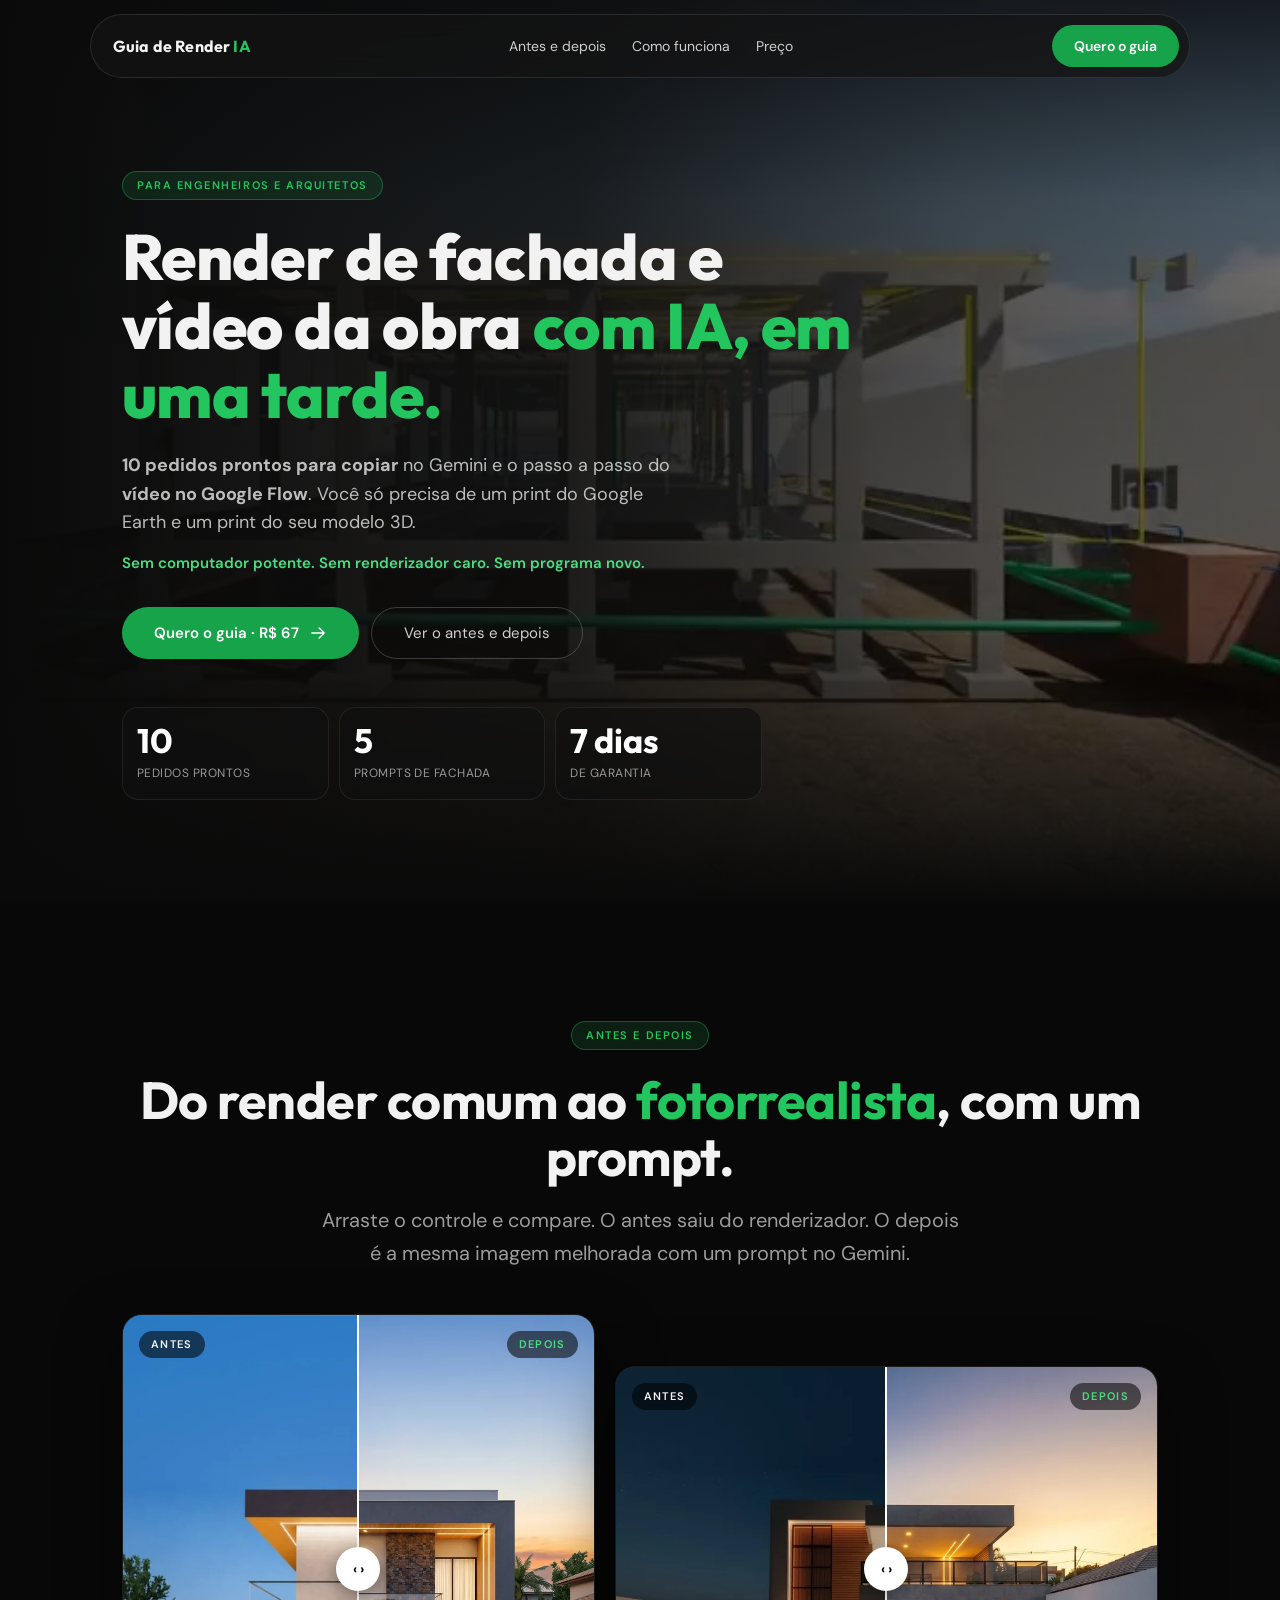
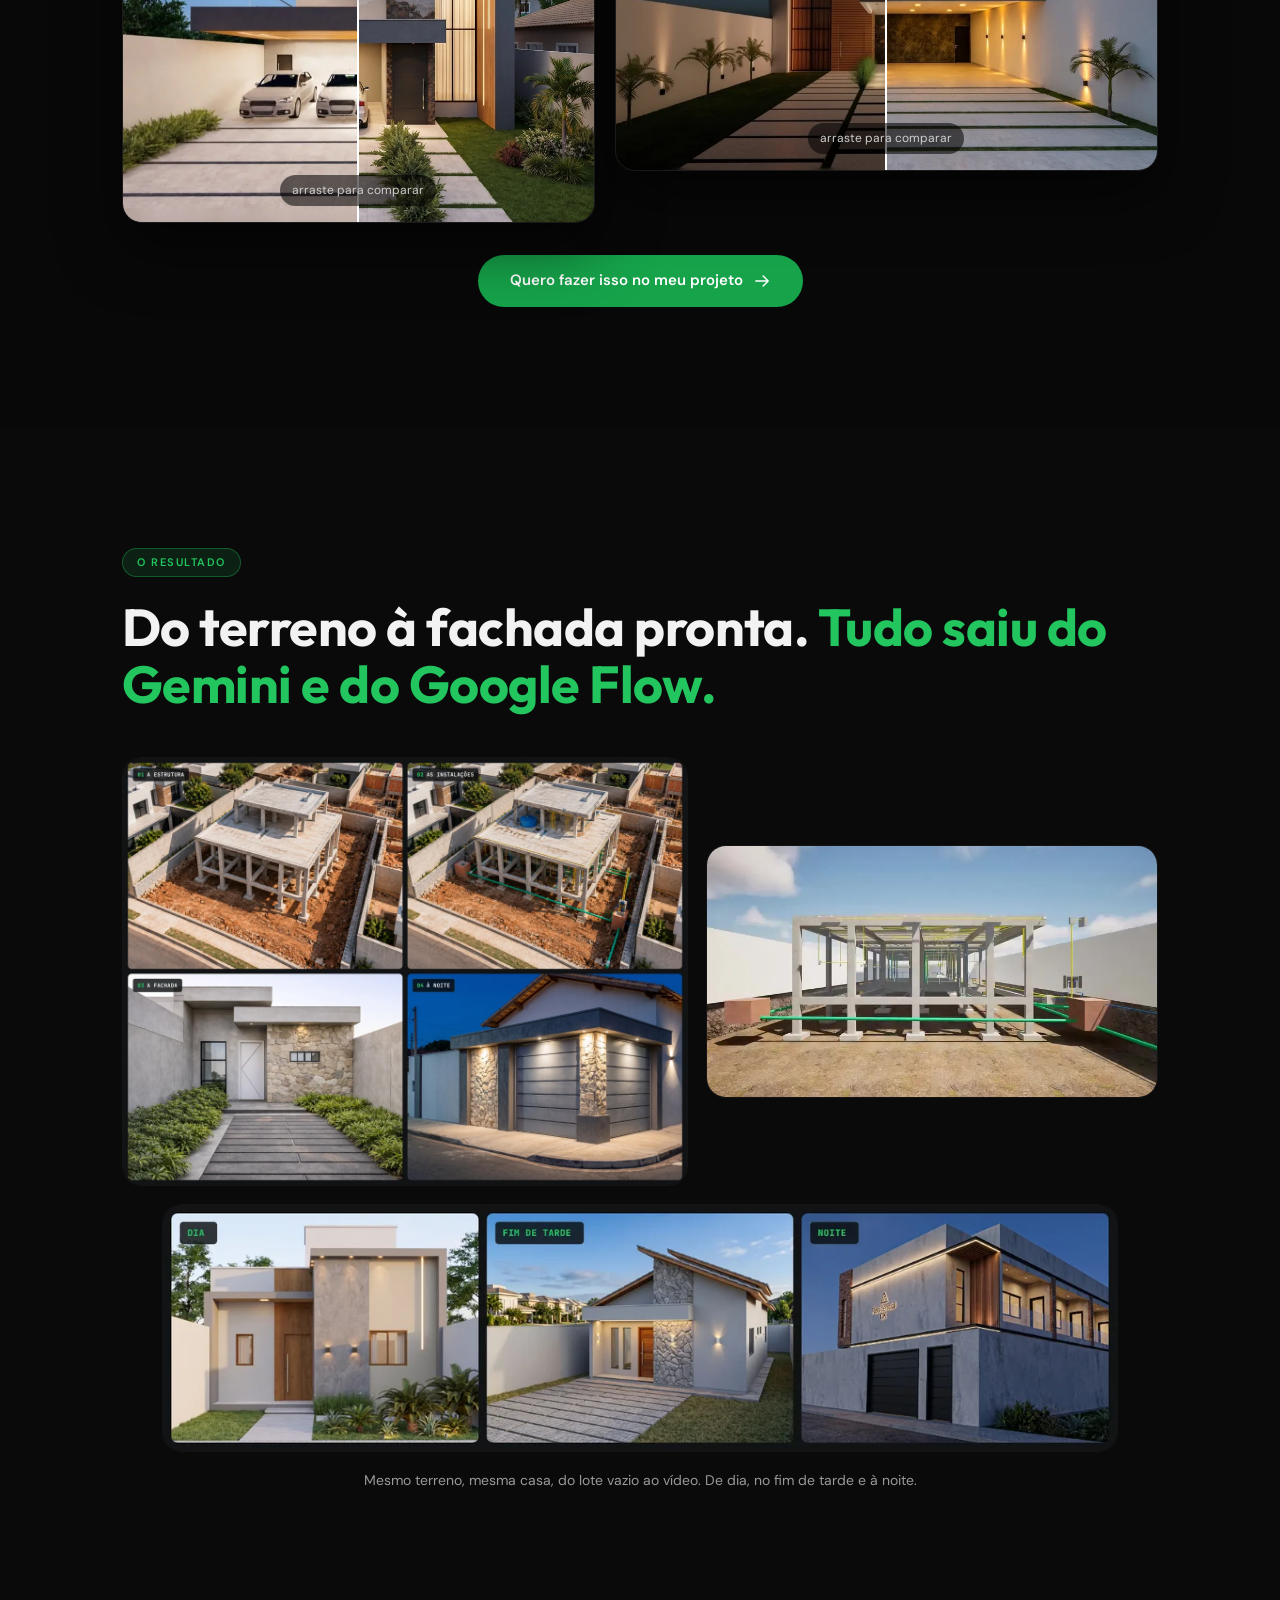
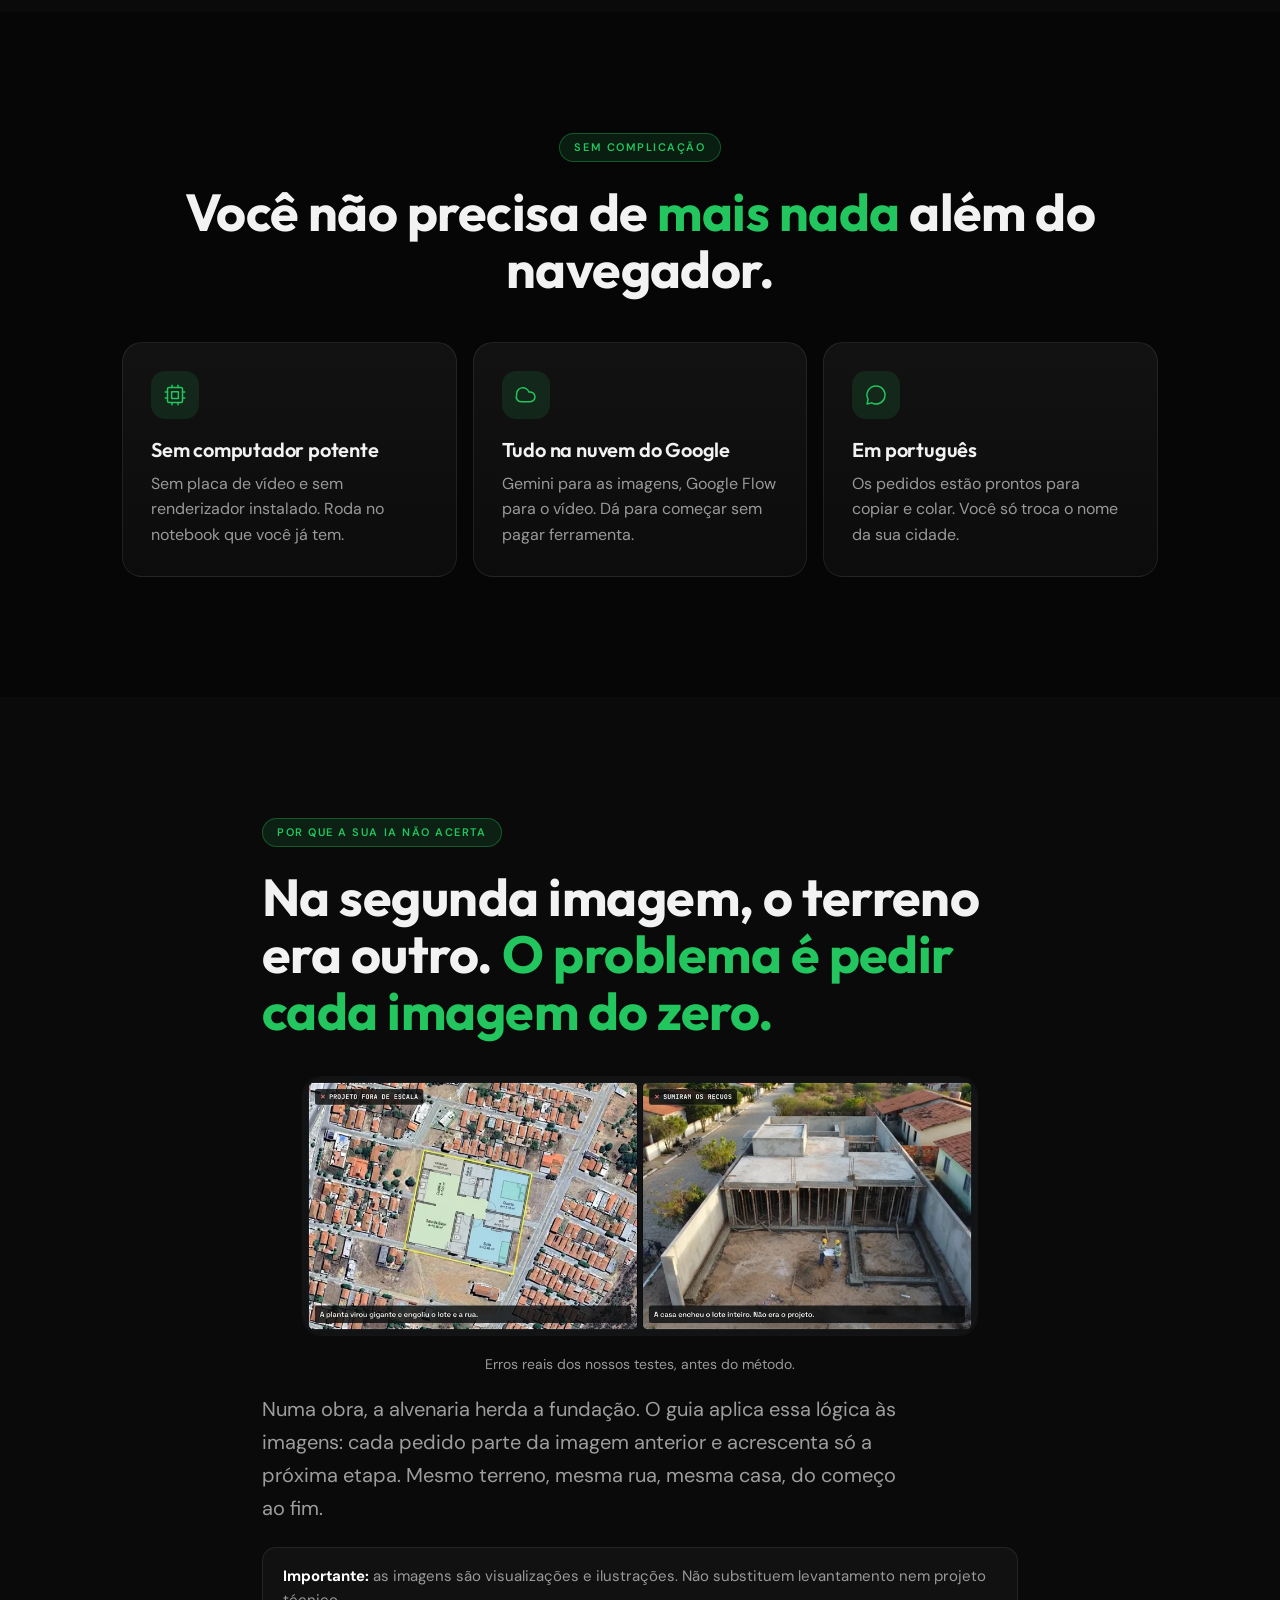
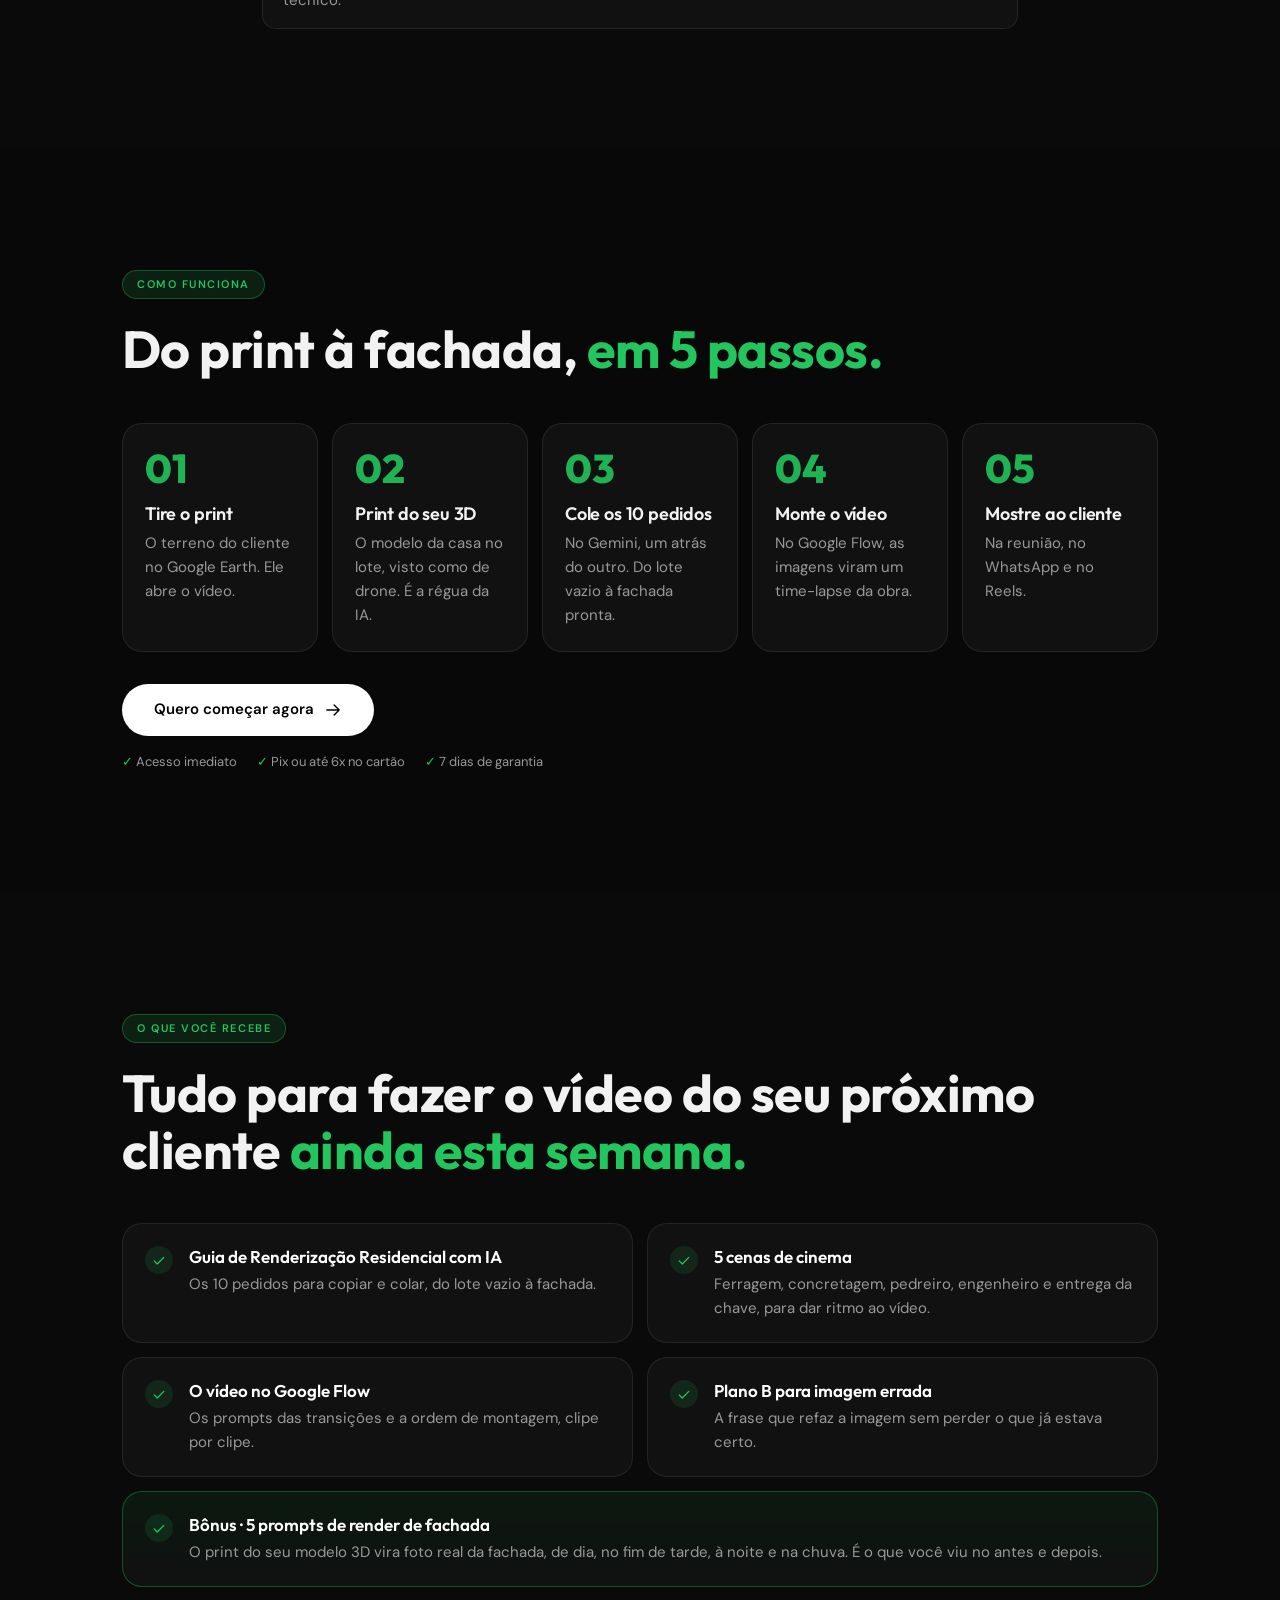
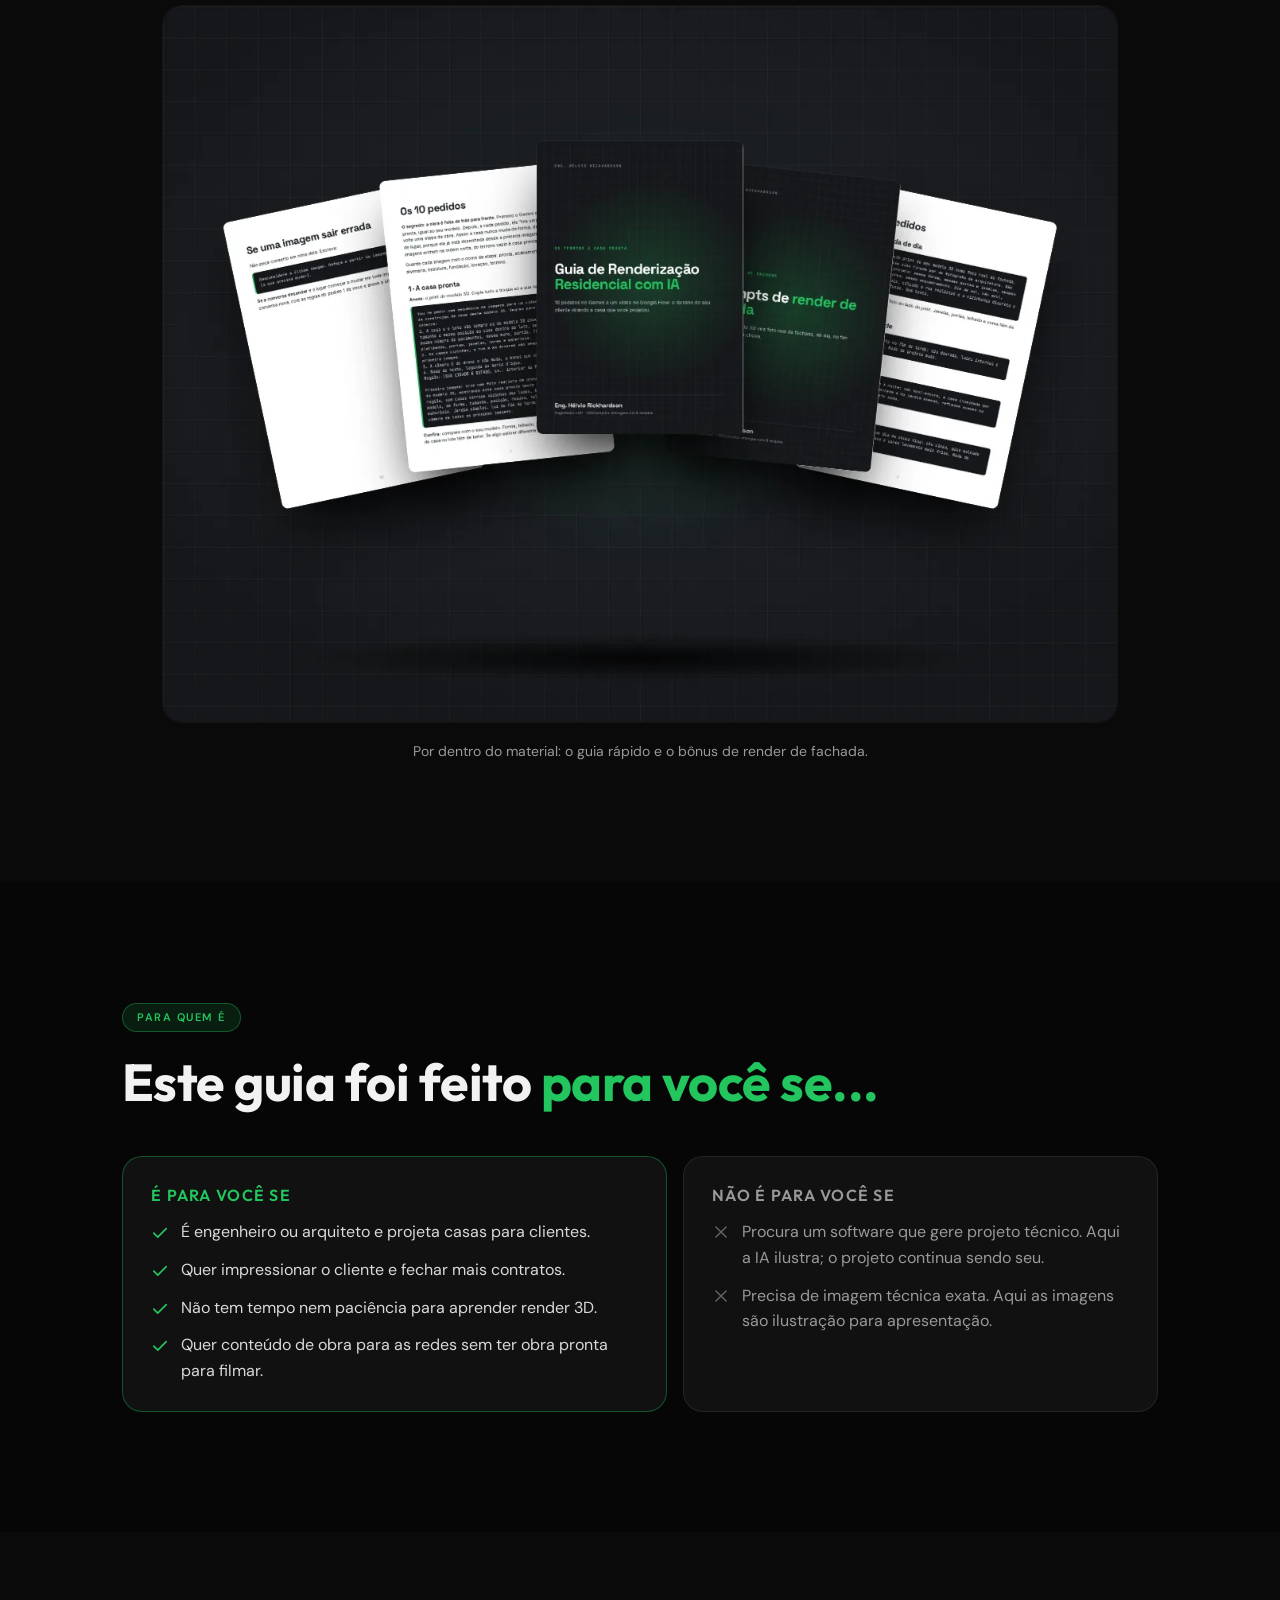
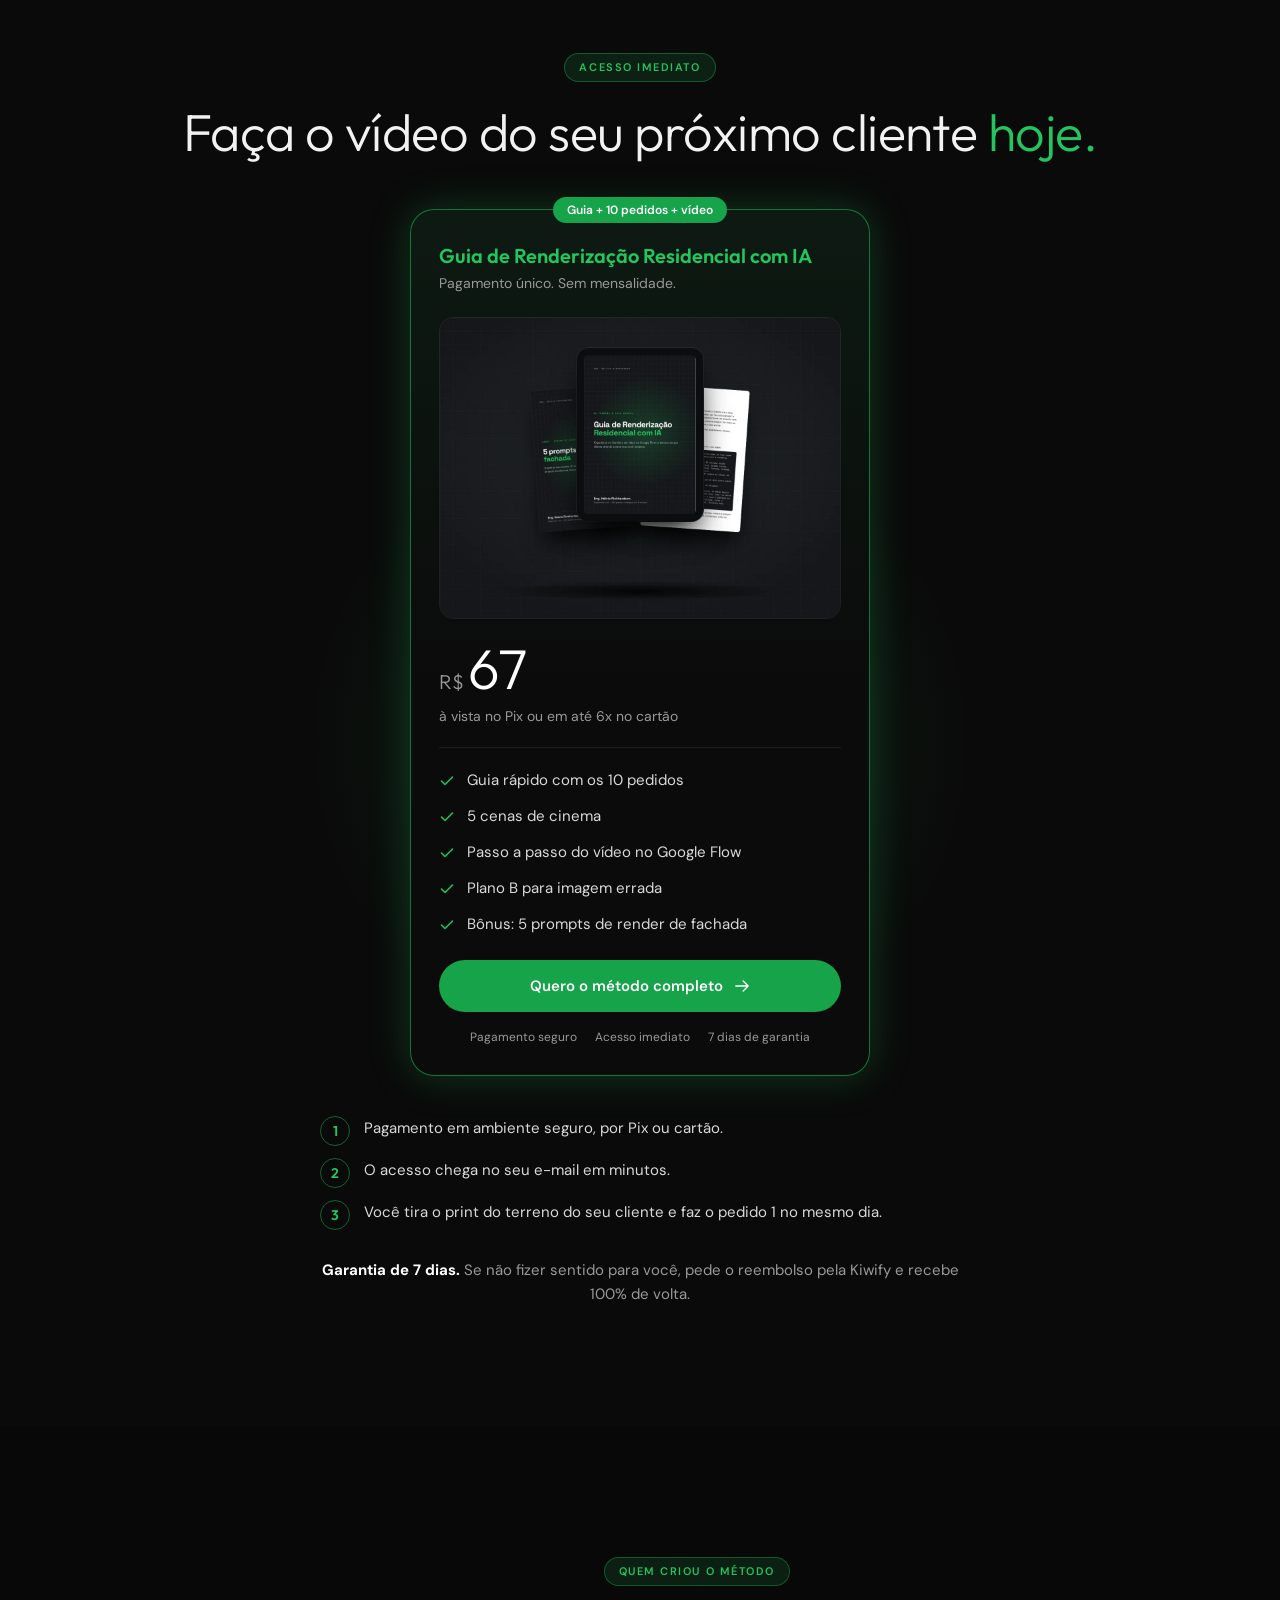
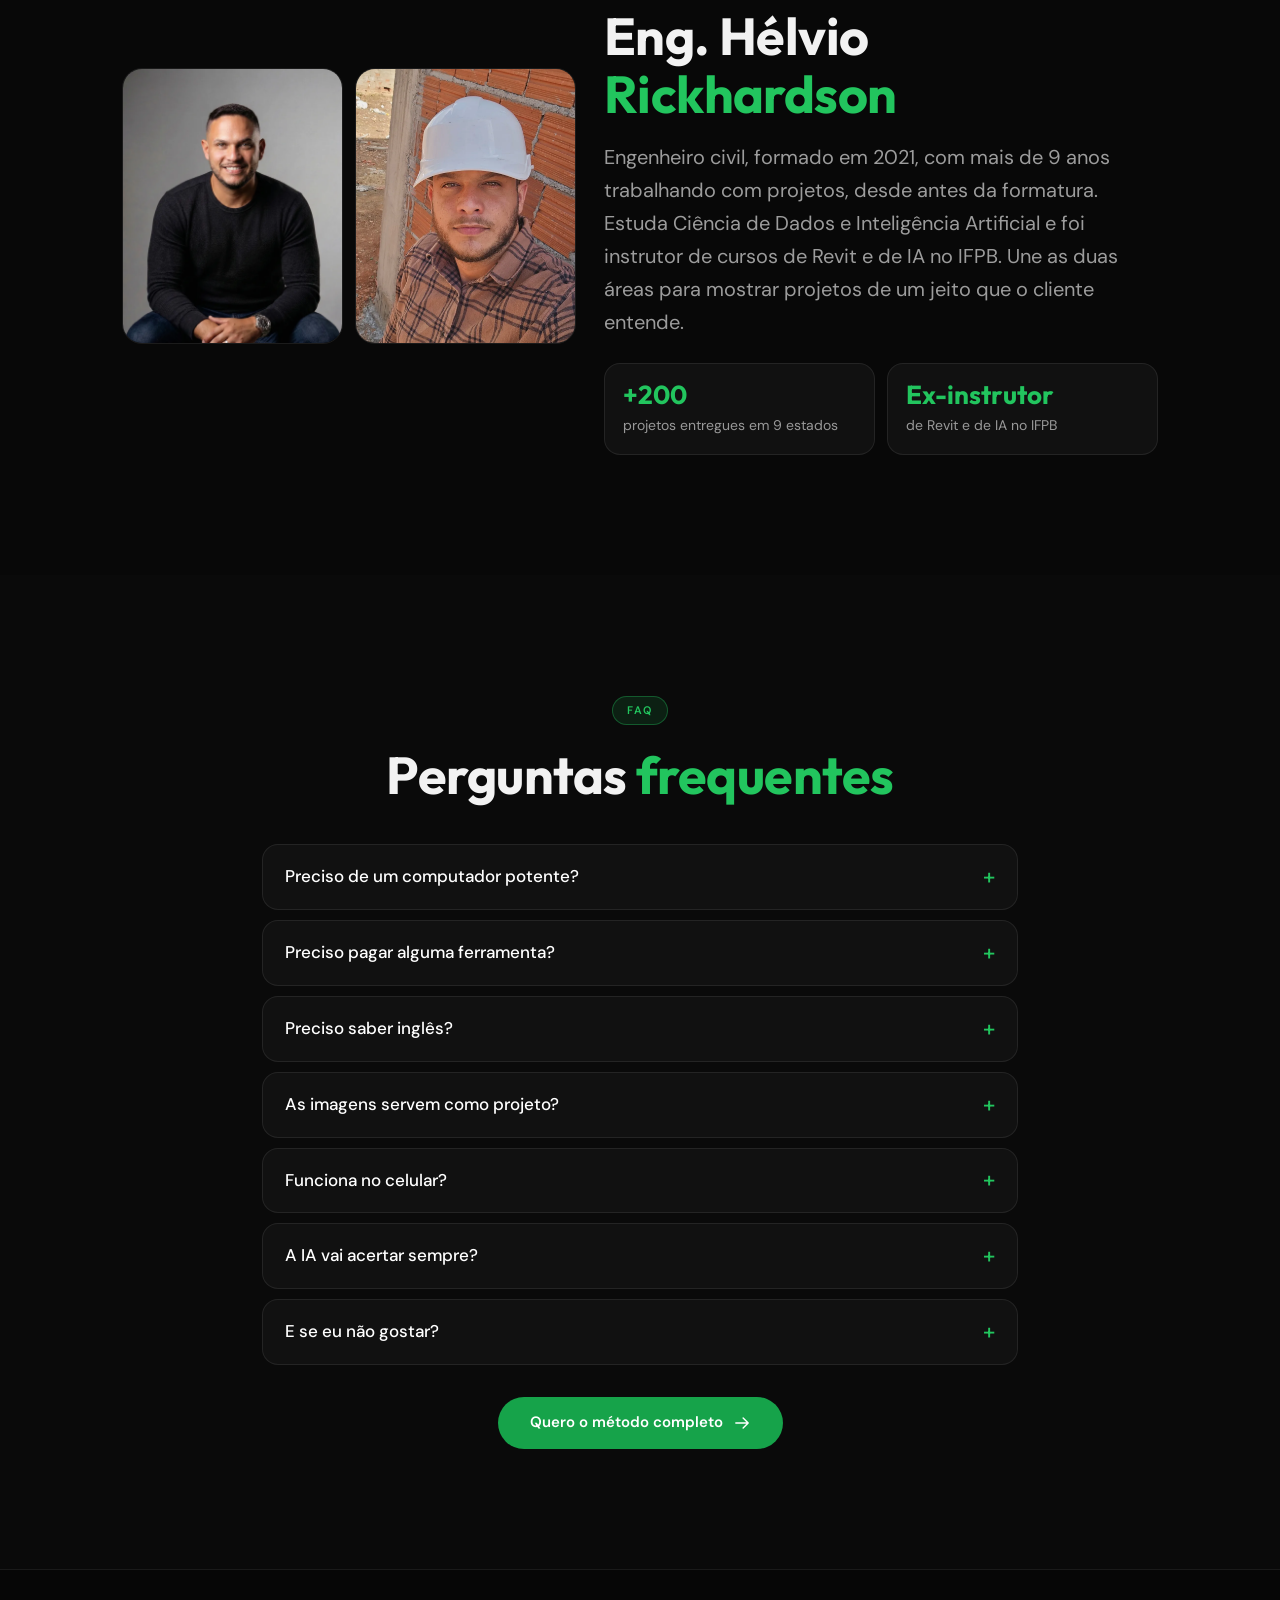
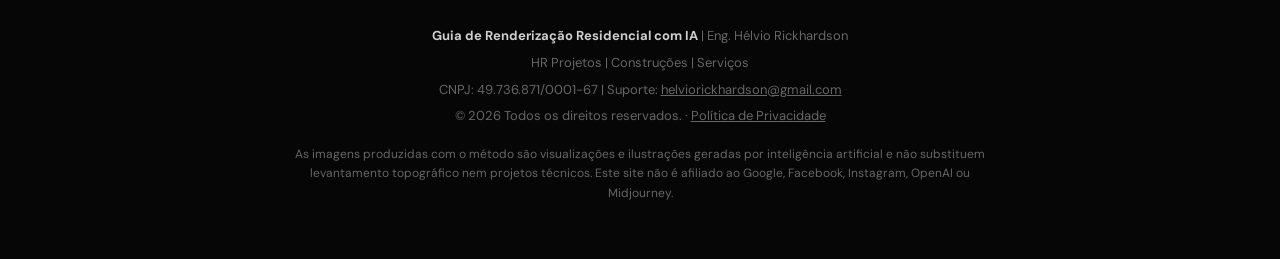
<file: 04-site/index.html>
<!DOCTYPE html>
<html lang="pt-BR">
<head>
  <meta charset="UTF-8">
  <meta name="viewport" content="width=device-width, initial-scale=1">
  <title>Guia de Renderização Residencial com IA | Eng. Hélvio Rickhardson</title>
  <meta name="description" content="10 pedidos prontos para o Gemini e um vídeo no Google Flow: o terreno do seu cliente virando a casa que você projetou. Para engenheiros e arquitetos.">
  <meta property="og:title" content="Guia de Renderização Residencial com IA: do terreno à casa pronta">
  <meta property="og:description" content="Render de fachada e vídeo da obra com IA, em uma tarde. Sem computador potente e sem renderizador caro.">
  <meta property="og:type" content="website">
  <meta property="og:image" content="assets/img/ba-depois.webp">
  <meta name="theme-color" content="#0A0A0A">
  <link rel="preconnect" href="https://fonts.googleapis.com">
  <link rel="preconnect" href="https://fonts.gstatic.com" crossorigin>
  <link href="https://fonts.googleapis.com/css2?family=Outfit:wght@300;400;600;700;800&family=DM+Sans:wght@400;500;600&display=swap" rel="stylesheet">
  <link rel="stylesheet" href="assets/rm.css">
<!-- Meta Pixel -->
<script>
!function(f,b,e,v,n,t,s){if(f.fbq)return;n=f.fbq=function(){n.callMethod?
n.callMethod.apply(n,arguments):n.queue.push(arguments)};if(!f._fbq)f._fbq=n;
n.push=n;n.loaded=!0;n.version='2.0';n.queue=[];t=b.createElement(e);t.async=!0;
t.src=v;s=b.getElementsByTagName(e)[0];s.parentNode.insertBefore(t,s)}(window,
document,'script','https://connect.facebook.net/en_US/fbevents.js');
fbq('init','1654862689766544');
fbq('track','PageView');
fbq('track','ViewContent',{content_name:'Do Terreno a Casa Pronta',value:67,currency:'BRL'});
</script>
<noscript><img height="1" width="1" style="display:none" src="https://www.facebook.com/tr?id=1654862689766544&ev=PageView&noscript=1"/></noscript>
<!-- Fim Meta Pixel (a compra, Purchase, e disparada pela Kiwify) -->
</head>
<body>

<svg width="0" height="0" style="position:absolute" aria-hidden="true">
  <symbol id="i-check" viewBox="0 0 256 256"><path d="M40 144l56 56L216 80" fill="none" stroke="currentColor" stroke-width="24" stroke-linecap="round" stroke-linejoin="round"/></symbol>
  <symbol id="i-x" viewBox="0 0 256 256"><path d="M200 56 56 200M56 56l144 144" fill="none" stroke="currentColor" stroke-width="20" stroke-linecap="round"/></symbol>
  <symbol id="i-arrow" viewBox="0 0 256 256"><path d="M40 128h176M144 56l72 72-72 72" fill="none" stroke="currentColor" stroke-width="20" stroke-linecap="round" stroke-linejoin="round"/></symbol>
  <symbol id="i-cpu" viewBox="0 0 256 256"><g fill="none" stroke="currentColor" stroke-width="16" stroke-linecap="round" stroke-linejoin="round"><rect x="48" y="48" width="160" height="160" rx="16"/><rect x="92" y="92" width="72" height="72"/><path d="M160 24v24M96 24v24M160 208v24M96 208v24M24 96h24M24 160h24M208 96h24M208 160h24"/></g></symbol>
  <symbol id="i-cloud" viewBox="0 0 256 256"><path d="M80 200h92a52 52 0 1 0-12-102.6A68 68 0 0 0 28 128a52 52 0 0 0 52 72Z" fill="none" stroke="currentColor" stroke-width="16" stroke-linejoin="round"/></symbol>
  <symbol id="i-chat" viewBox="0 0 256 256"><path d="M128 32a96 96 0 0 0-84 142.5L32 224l49.5-12A96 96 0 1 0 128 32Z" fill="none" stroke="currentColor" stroke-width="16" stroke-linejoin="round"/></symbol>
  <symbol id="i-lock" viewBox="0 0 256 256"><g fill="none" stroke="currentColor" stroke-width="16" stroke-linecap="round" stroke-linejoin="round"><rect x="40" y="88" width="176" height="128" rx="8"/><path d="M88 88V56a40 40 0 0 1 80 0v32"/></g></symbol>
</svg>

<header class="nav">
  <a class="nav__logo" href="#topo">Guia de Render <b>IA</b></a>
  <nav class="nav__links"><a href="#antes-depois">Antes e depois</a><a href="#como-funciona">Como funciona</a><a href="#oferta">Preço</a></nav>
  <a class="btn btn--p" data-checkout href="#checkout">Quero o guia</a>
</header>

<main id="topo">

  <!-- DOBRA 01 · HERO -->
  <section class="hero" aria-labelledby="titulo-principal">
    <div class="hero__bg" aria-hidden="true">
      <video src="assets/img/clipe-flow.mp4" poster="assets/img/clipe-flow.webp" autoplay muted loop playsinline preload="metadata"></video>
    </div>
    <div class="container">
      <span class="tag">Para engenheiros e arquitetos</span>
      <h1 id="titulo-principal">Render de fachada e vídeo da obra <span class="hl">com IA, em uma tarde.</span></h1>
      <p class="hero__sub"><strong>10 pedidos prontos para copiar</strong> no Gemini e o passo a passo do <strong>vídeo no Google Flow</strong>. Você só precisa de um print do Google Earth e um print do seu modelo 3D.</p>
      <p class="hero__sem">Sem computador potente. Sem renderizador caro. Sem programa novo.</p>
      <div class="btns">
        <a class="btn btn--p" data-checkout href="#checkout">Quero o guia · R$ 67 <svg><use href="#i-arrow"/></svg></a>
        <a class="btn btn--o" href="#antes-depois">Ver o antes e depois</a>
      </div>
      <div class="contadores">
        <div class="contador"><b>10</b><span>pedidos prontos</span></div>
        <div class="contador"><b>5</b><span>prompts de fachada</span></div>
        <div class="contador"><b>7 dias</b><span>de garantia</span></div>
      </div>
    </div>
  </section>

  <!-- DOBRA 02 · ANTES E DEPOIS -->
  <section class="dobra dobra--b" id="antes-depois" aria-labelledby="titulo-ba">
    <div class="container centro">
      <span class="tag">Antes e depois</span>
      <h2 class="reveal" id="titulo-ba">Do render comum ao <span class="hl">fotorrealista</span>, com um prompt.</h2>
      <p class="lead reveal">Arraste o controle e compare. O antes saiu do renderizador. O depois é a mesma imagem melhorada com um prompt no Gemini.</p>
      <div class="bas reveal">
        <div class="ba" style="--pos:50%;aspect-ratio:880/947" role="slider" aria-label="Comparar antes e depois" aria-valuemin="0" aria-valuemax="100" aria-valuenow="50" tabindex="0">
          <img src="assets/img/ba-depois.webp" alt="Depois: a mesma fachada fotorrealista no fim de tarde" loading="lazy">
          <img class="ba__antes" src="assets/img/ba-antes.webp" alt="Antes: fachada como saiu do renderizador, com céu chapado e aparência de 3D" loading="lazy">
          <span class="ba__rot ba__rot--a">Antes</span><span class="ba__rot ba__rot--d">Depois</span>
          <span class="ba__linha"></span><span class="ba__alca">‹ ›</span>
          <span class="ba__dica">arraste para comparar</span>
        </div>
        <div class="ba" style="--pos:50%;aspect-ratio:880/657" role="slider" aria-label="Comparar antes e depois" aria-valuemin="0" aria-valuemax="100" aria-valuenow="50" tabindex="0">
          <img src="assets/img/ba2-depois.webp" alt="Depois: a mesma fachada fotorrealista no pôr do sol, com rua e vizinhança" loading="lazy">
          <img class="ba__antes" src="assets/img/ba2-antes.webp" alt="Antes: fachada noturna como saiu do renderizador" loading="lazy">
          <span class="ba__rot ba__rot--a">Antes</span><span class="ba__rot ba__rot--d">Depois</span>
          <span class="ba__linha"></span><span class="ba__alca">‹ ›</span>
          <span class="ba__dica">arraste para comparar</span>
        </div>
      </div>
      <div class="btns"><a class="btn btn--p" data-checkout href="#checkout">Quero fazer isso no meu projeto <svg><use href="#i-arrow"/></svg></a></div>
    </div>
  </section>

  <!-- DOBRA 03 · RESULTADO -->
  <section class="dobra" aria-labelledby="titulo-resultado">
    <div class="container">
      <span class="tag">O resultado</span>
      <h2 class="reveal" id="titulo-resultado">Do terreno à fachada pronta. <span class="hl">Tudo saiu do Gemini e do Google Flow.</span></h2>
      <div class="duo">
        <figure class="midia reveal"><img src="assets/img/sequencia-4.webp" alt="Quatro imagens geradas com IA: a estrutura da casa vista de drone, a mesma cena com as instalações, a fachada pronta e a fachada à noite" width="1200" height="908" loading="lazy"></figure>
        <figure class="midia reveal"><video src="assets/img/clipe-flow.mp4" poster="assets/img/clipe-flow.webp" autoplay muted loop playsinline preload="metadata" aria-label="Clipe do Google Flow: a câmera sobe por cima da estrutura da casa"></video></figure>
      </div>
      <figure class="midia reveal" style="margin-top:18px"><img src="assets/img/fachadas-3.webp" alt="Três fachadas geradas com IA: de dia, no fim de tarde e à noite" width="1200" height="310" loading="lazy"></figure>
      <p class="legenda">Mesmo terreno, mesma casa, do lote vazio ao vídeo. De dia, no fim de tarde e à noite.</p>
    </div>
  </section>

  <!-- DOBRA 04 · RECURSOS -->
  <section class="dobra dobra--c" aria-labelledby="titulo-recursos">
    <div class="container centro">
      <span class="tag">Sem complicação</span>
      <h2 class="reveal" id="titulo-recursos">Você não precisa de <span class="hl">mais nada</span> além do navegador.</h2>
      <div class="cards" style="text-align:left">
        <article class="card reveal"><div class="card__ic"><svg><use href="#i-cpu"/></svg></div><h3>Sem computador potente</h3><p>Sem placa de vídeo e sem renderizador instalado. Roda no notebook que você já tem.</p></article>
        <article class="card reveal"><div class="card__ic"><svg><use href="#i-cloud"/></svg></div><h3>Tudo na nuvem do Google</h3><p>Gemini para as imagens, Google Flow para o vídeo. Dá para começar sem pagar ferramenta.</p></article>
        <article class="card reveal"><div class="card__ic"><svg><use href="#i-chat"/></svg></div><h3>Em português</h3><p>Os pedidos estão prontos para copiar e colar. Você só troca o nome da sua cidade.</p></article>
      </div>
    </div>
  </section>

  <!-- DOBRA 05 · PROBLEMA -->
  <section class="dobra" aria-labelledby="titulo-pedra">
    <div class="container estreito">
      <span class="tag">Por que a sua IA não acerta</span>
      <h2 class="reveal" id="titulo-pedra">Na segunda imagem, o terreno era outro. <span class="hl">O problema é pedir cada imagem do zero.</span></h2>
      <figure class="midia reveal" style="margin-top:36px"><img src="assets/img/sem-metodo.webp" alt="Dois erros reais de IA: a planta ficou gigante e engoliu o lote e a rua, e a casa encheu o lote inteiro sem os recuos do projeto" width="1200" height="459" loading="lazy"></figure>
      <p class="legenda">Erros reais dos nossos testes, antes do método.</p>
      <p class="lead">Numa obra, a alvenaria herda a fundação. O guia aplica essa lógica às imagens: cada pedido parte da imagem anterior e acrescenta só a próxima etapa. Mesmo terreno, mesma rua, mesma casa, do começo ao fim.</p>
      <p class="aviso"><b>Importante:</b> as imagens são visualizações e ilustrações. Não substituem levantamento nem projeto técnico.</p>
    </div>
  </section>

  <!-- DOBRA 06 · COMO FUNCIONA -->
  <section class="dobra dobra--b" id="como-funciona" aria-labelledby="titulo-passos">
    <div class="container">
      <span class="tag">Como funciona</span>
      <h2 class="reveal" id="titulo-passos">Do print à fachada, <span class="hl">em 5 passos.</span></h2>
      <ol class="passos">
        <li class="passo reveal"><div class="passo__n">01</div><h3>Tire o print</h3><p>O terreno do cliente no Google Earth. Ele abre o vídeo.</p></li>
        <li class="passo reveal"><div class="passo__n">02</div><h3>Print do seu 3D</h3><p>O modelo da casa no lote, visto como de drone. É a régua da IA.</p></li>
        <li class="passo reveal"><div class="passo__n">03</div><h3>Cole os 10 pedidos</h3><p>No Gemini, um atrás do outro. Do lote vazio à fachada pronta.</p></li>
        <li class="passo reveal"><div class="passo__n">04</div><h3>Monte o vídeo</h3><p>No Google Flow, as imagens viram um time-lapse da obra.</p></li>
        <li class="passo reveal"><div class="passo__n">05</div><h3>Mostre ao cliente</h3><p>Na reunião, no WhatsApp e no Reels.</p></li>
      </ol>
      <div class="btns"><a class="btn btn--w" data-checkout href="#checkout">Quero começar agora <svg><use href="#i-arrow"/></svg></a></div>
      <div class="confianca"><span>Acesso imediato</span><span>Pix ou até 6x no cartão</span><span>7 dias de garantia</span></div>
    </div>
  </section>

  <!-- DOBRA 07 · ENTREGÁVEIS -->
  <section class="dobra" aria-labelledby="titulo-entrega">
    <div class="container">
      <span class="tag">O que você recebe</span>
      <h2 class="reveal" id="titulo-entrega">Tudo para fazer o vídeo do seu próximo cliente <span class="hl">ainda esta semana.</span></h2>
      <ul class="entregas">
        <li class="reveal"><span class="ok"><svg><use href="#i-check"/></svg></span><span><strong>Guia de Renderização Residencial com IA</strong><span>Os 10 pedidos para copiar e colar, do lote vazio à fachada.</span></span></li>
        <li class="reveal"><span class="ok"><svg><use href="#i-check"/></svg></span><span><strong>5 cenas de cinema</strong><span>Ferragem, concretagem, pedreiro, engenheiro e entrega da chave, para dar ritmo ao vídeo.</span></span></li>
        <li class="reveal"><span class="ok"><svg><use href="#i-check"/></svg></span><span><strong>O vídeo no Google Flow</strong><span>Os prompts das transições e a ordem de montagem, clipe por clipe.</span></span></li>
        <li class="reveal"><span class="ok"><svg><use href="#i-check"/></svg></span><span><strong>Plano B para imagem errada</strong><span>A frase que refaz a imagem sem perder o que já estava certo.</span></span></li>
        <li class="reveal full"><span class="ok"><svg><use href="#i-check"/></svg></span><span><strong>Bônus · 5 prompts de render de fachada</strong><span>O print do seu modelo 3D vira foto real da fachada, de dia, no fim de tarde, à noite e na chuva. É o que você viu no antes e depois.</span></span></li>
      </ul>
      <figure class="midia reveal" style="margin-top:18px"><img src="assets/img/ebook-paginas.webp" alt="Páginas do e-book com o método, as mensagens de abertura e os prompts" width="1200" height="900" loading="lazy"></figure>
      <p class="legenda">Por dentro do material: o guia rápido e o bônus de render de fachada.</p>
    </div>
  </section>

  <!-- DOBRA 08 · PARA QUEM -->
  <section class="dobra dobra--c" aria-labelledby="titulo-quem">
    <div class="container">
      <span class="tag">Para quem é</span>
      <h2 class="reveal" id="titulo-quem">Este guia foi feito <span class="hl">para você se...</span></h2>
      <div class="quem">
        <div class="sim reveal"><h3>É para você se</h3><ul>
          <li><svg><use href="#i-check"/></svg>É engenheiro ou arquiteto e projeta casas para clientes.</li>
          <li><svg><use href="#i-check"/></svg>Quer impressionar o cliente e fechar mais contratos.</li>
          <li><svg><use href="#i-check"/></svg>Não tem tempo nem paciência para aprender render 3D.</li>
          <li><svg><use href="#i-check"/></svg>Quer conteúdo de obra para as redes sem ter obra pronta para filmar.</li></ul></div>
        <div class="nao reveal"><h3>Não é para você se</h3><ul>
          <li><svg><use href="#i-x"/></svg>Procura um software que gere projeto técnico. Aqui a IA ilustra; o projeto continua sendo seu.</li>
          <li><svg><use href="#i-x"/></svg>Precisa de imagem técnica exata. Aqui as imagens são ilustração para apresentação.</li></ul></div>
      </div>
    </div>
  </section>

  <!-- DOBRA 09 · OFERTA -->
  <section class="dobra oferta" id="oferta" aria-labelledby="titulo-oferta">
    <div class="container centro" style="position:relative">
      <span class="tag">Acesso imediato</span>
      <h2 class="fino" id="titulo-oferta">Faça o vídeo do seu próximo cliente <span class="hl">hoje.</span></h2>
      <div class="plano" style="text-align:left">
        <span class="plano__flag">Guia + 10 pedidos + vídeo</span>
        <p class="plano__nome">Guia de Renderização Residencial com IA</p>
        <p class="plano__desc">Pagamento único. Sem mensalidade.</p>
        <div class="plano__img"><img src="assets/img/mockup-guia.webp" alt="Guia de Renderização Residencial com IA, com o bônus de render de fachada" width="1200" height="900" loading="lazy"></div>
        <p class="plano__preco"><small>R$</small>67</p>
        <p class="plano__parc">à vista no Pix ou em até 6x no cartão</p>
        <ul>
          <li><svg><use href="#i-check"/></svg>Guia rápido com os 10 pedidos</li>
          <li><svg><use href="#i-check"/></svg>5 cenas de cinema</li>
          <li><svg><use href="#i-check"/></svg>Passo a passo do vídeo no Google Flow</li>
          <li><svg><use href="#i-check"/></svg>Plano B para imagem errada</li>
          <li><svg><use href="#i-check"/></svg>Bônus: 5 prompts de render de fachada</li>
        </ul>
        <a class="btn btn--p" data-checkout href="#checkout">Quero o método completo <svg><use href="#i-arrow"/></svg></a>
        <div class="selos"><span>Pagamento seguro</span><span>Acesso imediato</span><span>7 dias de garantia</span></div>
      </div>
      <div class="depois" style="text-align:left">
        <div><b>1</b><p>Pagamento em ambiente seguro, por Pix ou cartão.</p></div>
        <div><b>2</b><p>O acesso chega no seu e-mail em minutos.</p></div>
        <div><b>3</b><p>Você tira o print do terreno do seu cliente e faz o pedido 1 no mesmo dia.</p></div>
      </div>
      <p class="garantia"><strong>Garantia de 7 dias.</strong> Se não fizer sentido para você, pede o reembolso pela Kiwify e recebe 100% de volta.</p>
    </div>
  </section>

  <!-- DOBRA 10 · AUTOR -->
  <section class="dobra dobra--b" aria-labelledby="titulo-autor">
    <div class="container">
      <div class="autor">
        <div class="autor__fotos">
          <img src="assets/img/helvio-retrato.webp" alt="Eng. Hélvio Rickhardson" width="900" height="1125" loading="lazy">
          <img src="assets/img/helvio-em-obra.webp" alt="Eng. Hélvio Rickhardson em visita técnica a uma obra" width="864" height="1080" loading="lazy">
        </div>
        <div>
          <span class="tag">Quem criou o método</span>
          <h2 class="reveal" id="titulo-autor">Eng. Hélvio <span class="hl">Rickhardson</span></h2>
          <p class="lead">Engenheiro civil, formado em 2021, com mais de 9 anos trabalhando com projetos, desde antes da formatura. Estuda Ciência de Dados e Inteligência Artificial e foi instrutor de cursos de Revit e de IA no IFPB. Une as duas áreas para mostrar projetos de um jeito que o cliente entende.</p>
          <div class="numeros">
            <div><b>+200</b><span>projetos entregues em 9 estados</span></div>
            <div><b>Ex-instrutor</b><span>de Revit e de IA no IFPB</span></div>
          </div>
        </div>
      </div>
    </div>
  </section>

  <!-- DOBRA 11 · FAQ -->
  <section class="dobra" aria-labelledby="titulo-faq">
    <div class="container estreito">
      <div class="centro"><span class="tag">FAQ</span>
      <h2 id="titulo-faq">Perguntas <span class="hl">frequentes</span></h2></div>
      <div class="faq">
        <div class="faq__item"><button class="faq__pergunta" aria-expanded="false" aria-controls="faq0" id="faq0-btn">Preciso de um computador potente?</button><div class="faq__resposta" id="faq0" role="region" aria-labelledby="faq0-btn"><p>Não. O Gemini e o Google Flow rodam nos servidores do Google: você usa pelo navegador, e quem faz o trabalho pesado é a nuvem. Não precisa de placa de vídeo nem de renderizador instalado.</p></div></div>
        <div class="faq__item"><button class="faq__pergunta" aria-expanded="false" aria-controls="faq1" id="faq1-btn">Preciso pagar alguma ferramenta?</button><div class="faq__resposta" id="faq1" role="region" aria-labelledby="faq1-btn"><p>Dá para começar sem pagar nada: o Gemini tem uso gratuito com limites, e o Google Flow dá créditos diários grátis para quem tem conta Google. Com um plano pago do Google, você gera mais por dia.</p></div></div>
        <div class="faq__item"><button class="faq__pergunta" aria-expanded="false" aria-controls="faq2" id="faq2-btn">Preciso saber inglês?</button><div class="faq__resposta" id="faq2" role="region" aria-labelledby="faq2-btn"><p>Não. Os pedidos estão em português. Você só troca o nome da sua cidade.</p></div></div>
        <div class="faq__item"><button class="faq__pergunta" aria-expanded="false" aria-controls="faq3" id="faq3-btn">As imagens servem como projeto?</button><div class="faq__resposta" id="faq3" role="region" aria-labelledby="faq3-btn"><p>Não. São ilustrações para apresentação. A casa que aparece é a do seu projeto, mas as etapas da obra são genéricas.</p></div></div>
        <div class="faq__item"><button class="faq__pergunta" aria-expanded="false" aria-controls="faq4" id="faq4-btn">Funciona no celular?</button><div class="faq__resposta" id="faq4" role="region" aria-labelledby="faq4-btn"><p>Dá, mas o computador é mais prático para anexar imagens e organizar os arquivos.</p></div></div>
        <div class="faq__item"><button class="faq__pergunta" aria-expanded="false" aria-controls="faq5" id="faq5-btn">A IA vai acertar sempre?</button><div class="faq__resposta" id="faq5" role="region" aria-labelledby="faq5-btn"><p>Quase sempre de primeira, mas nem sempre. Quando errar, você usa a frase do plano B e refaz a imagem sem perder o que já estava certo.</p></div></div>
        <div class="faq__item"><button class="faq__pergunta" aria-expanded="false" aria-controls="faq6" id="faq6-btn">E se eu não gostar?</button><div class="faq__resposta" id="faq6" role="region" aria-labelledby="faq6-btn"><p>Você tem 7 dias de garantia. Pede o reembolso pela Kiwify e recebe 100% de volta.</p></div></div>
      </div>
      <div class="btns centro" style="justify-content:center"><a class="btn btn--p" data-checkout href="#checkout">Quero o método completo <svg><use href="#i-arrow"/></svg></a></div>
    </div>
  </section>

</main>

<div class="barra" id="barra"><div><b>R$ 67</b><span>7 dias de garantia</span></div><a class="btn btn--p" data-checkout href="#checkout">Quero o guia</a></div>

<footer class="rodape">
  <div class="container">
    <p><strong>Guia de Renderização Residencial com IA</strong> | Eng. Hélvio Rickhardson</p>
    <p>HR Projetos | Construções | Serviços</p>
    <p>CNPJ: <span data-cnpj></span> | Suporte: <a data-email href="#"></a></p>
    <p>© <span data-ano></span> Todos os direitos reservados. · <a href="privacidade.html">Política de Privacidade</a></p>
    <p class="rodape__aviso">As imagens produzidas com o método são visualizações e ilustrações geradas por inteligência artificial e não substituem levantamento topográfico nem projetos técnicos. Este site não é afiliado ao Google, Facebook, Instagram, OpenAI ou Midjourney.</p>
  </div>
</footer>

<script src="assets/config.js"></script>
<script src="assets/main.js"></script>
<script>
(function(){
  document.querySelectorAll('.ba').forEach(function(ba){var on=false;
    function set(x){var r=ba.getBoundingClientRect();var p=Math.max(0,Math.min(100,(x-r.left)/r.width*100));ba.style.setProperty('--pos',p+'%');ba.setAttribute('aria-valuenow',Math.round(p));}
    ba.addEventListener('pointerdown',function(e){on=true;ba.setPointerCapture(e.pointerId);set(e.clientX)});
    ba.addEventListener('pointermove',function(e){if(on)set(e.clientX)});
    ba.addEventListener('pointerup',function(){on=false});
    ba.addEventListener('keydown',function(e){var v=+ba.getAttribute('aria-valuenow');if(e.key==='ArrowLeft'||e.key==='ArrowRight'){v+=e.key==='ArrowLeft'?-5:5;v=Math.max(0,Math.min(100,v));ba.style.setProperty('--pos',v+'%');ba.setAttribute('aria-valuenow',v);e.preventDefault()}});
  });
  var b=document.getElementById('barra'),o=document.getElementById('oferta');
  addEventListener('scroll',function(){var r=o.getBoundingClientRect();b.classList.toggle('on',scrollY>700&&!(r.top<innerHeight&&r.bottom>0))},{passive:true});
})();
</script>
</body>
</html>
</file>
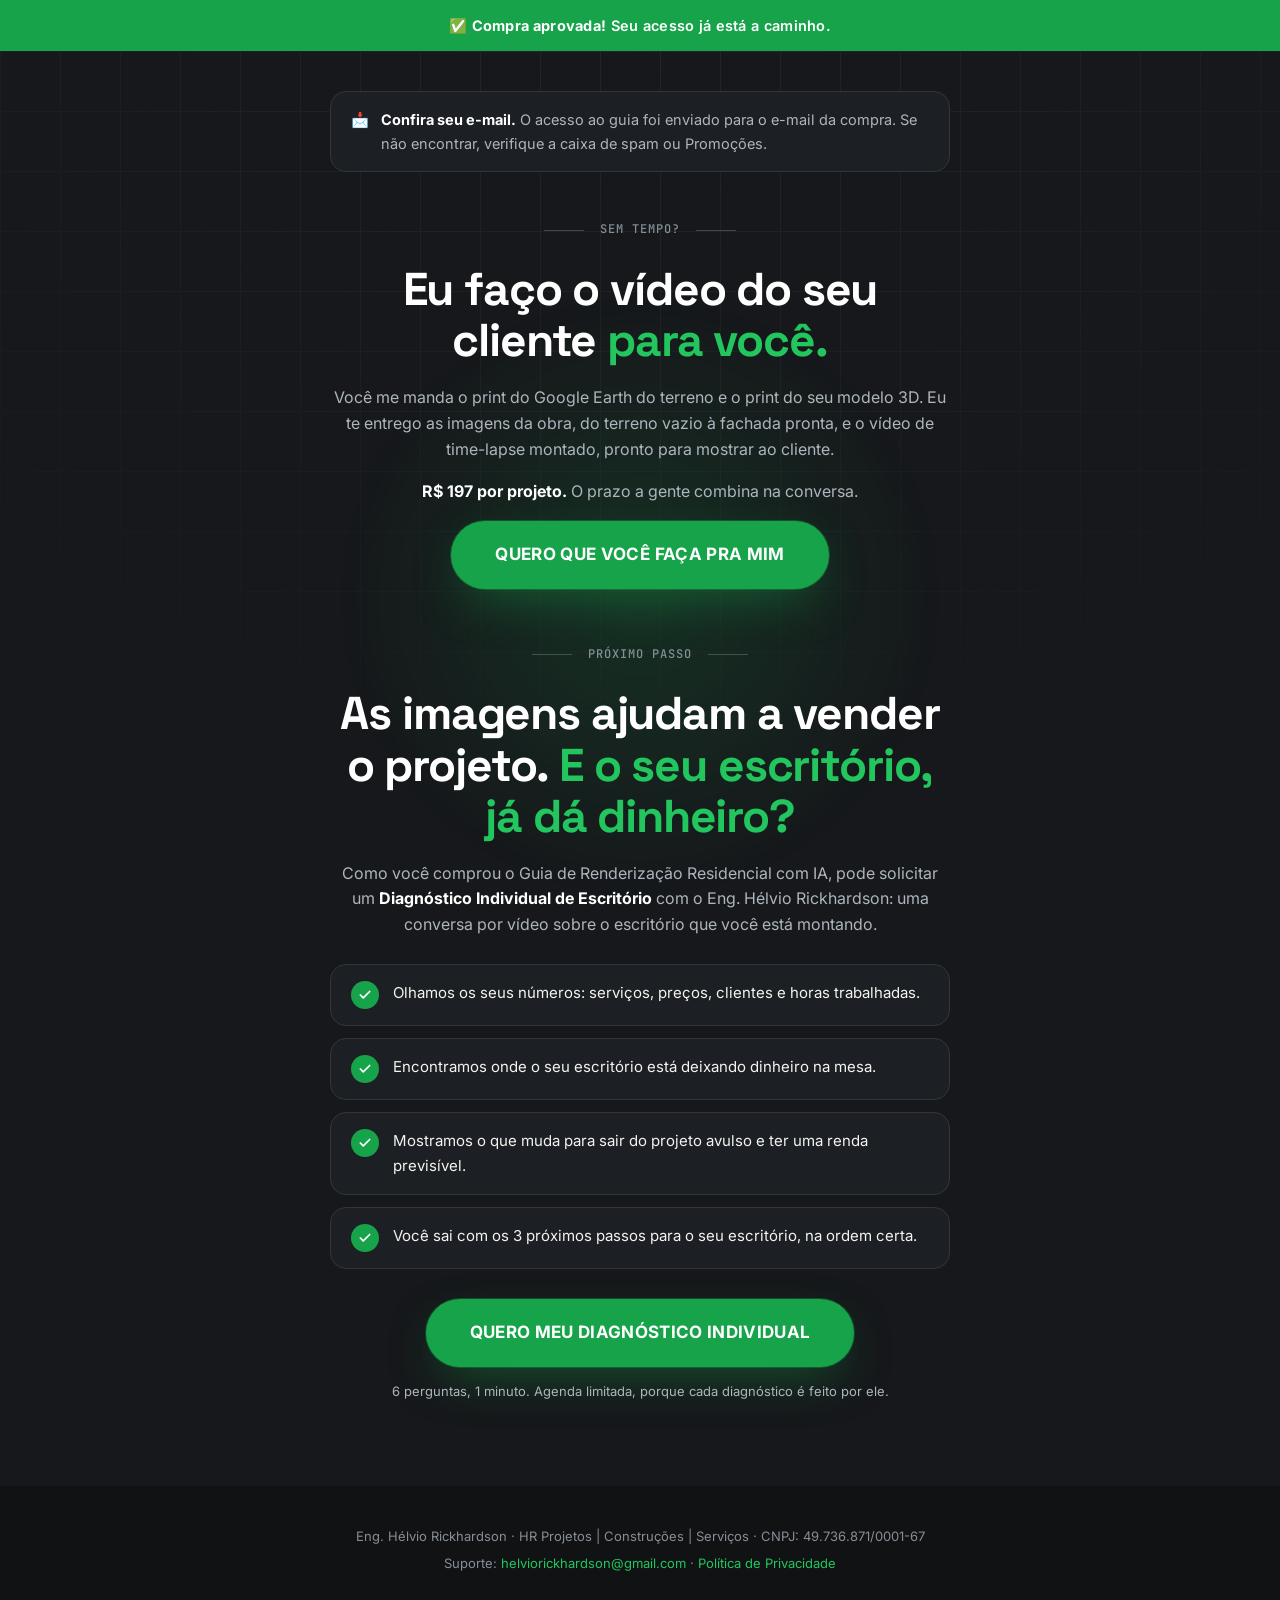
<file: 04-site/obrigado.html>
<!DOCTYPE html>
<html lang="pt-BR">
<head>
  <meta charset="UTF-8">
  <meta name="viewport" content="width=device-width, initial-scale=1">
  <meta name="robots" content="noindex, nofollow">
  <title>Compra aprovada | Guia de Renderização Residencial com IA</title>
  <meta name="theme-color" content="#16181B">
  <link rel="preconnect" href="https://fonts.googleapis.com">
  <link rel="preconnect" href="https://fonts.gstatic.com" crossorigin>
  <link href="https://fonts.googleapis.com/css2?family=Space+Grotesk:wght@400;500;600;700&family=Inter:wght@400;500;600;700;800&family=JetBrains+Mono:wght@500;700&display=swap" rel="stylesheet">
  <link rel="stylesheet" href="assets/style.css">
<!-- Meta Pixel -->
<script>
!function(f,b,e,v,n,t,s){if(f.fbq)return;n=f.fbq=function(){n.callMethod?
n.callMethod.apply(n,arguments):n.queue.push(arguments)};if(!f._fbq)f._fbq=n;
n.push=n;n.loaded=!0;n.version='2.0';n.queue=[];t=b.createElement(e);t.async=!0;
t.src=v;s=b.getElementsByTagName(e)[0];s.parentNode.insertBefore(t,s)}(window,
document,'script','https://connect.facebook.net/en_US/fbevents.js');
fbq('init','1654862689766544');
fbq('track','PageView');
</script>
<noscript><img height="1" width="1" style="display:none" src="https://www.facebook.com/tr?id=1654862689766544&ev=PageView&noscript=1"/></noscript>
<!-- Fim Meta Pixel (a compra, Purchase, e disparada pela Kiwify) -->
</head>
<body>

<div class="barra-ok" role="status">
  ✅ <strong>Compra aprovada!</strong> Seu acesso já está a caminho.
</div>

<main>
  <section class="dobra dobra--escura tex glow" style="padding-top:40px">
    <div class="container estreito">

      <div class="aviso-email">
        <span aria-hidden="true">📩</span>
        <p><strong>Confira seu e-mail.</strong> O acesso ao guia foi enviado para o e-mail da compra. Se não encontrar, verifique a caixa de spam ou Promoções.</p>
      </div>

      <div id="bloco-video">
      <h1 class="video__titulo"><span>ANTES DE COMEÇAR</span>Assista a este <b>recado de 2 minutos</b> do Eng. Hélvio Rickhardson</h1>

      <div class="video" data-video>
        <div class="video__placeholder">
          <div>
            <div class="video__play" aria-hidden="true">
              <svg width="30" height="30" viewBox="0 0 24 24" fill="#fff"><path d="M8 5v14l11-7z"/></svg>
            </div>
            <p style="margin:0">Vídeo em breve. Configure o link em <code>assets/config.js</code>.</p>
          </div>
        </div>
      </div>
      </div>

      <div style="margin-top:48px;text-align:center">
        <p class="sobrancelha">Sem tempo?</p>
        <h2>Eu faço o vídeo do seu cliente <span class="hl">para você.</span></h2>
        <p>Você me manda o print do Google Earth do terreno e o print do seu modelo 3D. Eu te entrego as imagens da obra, do terreno vazio à fachada pronta, e o vídeo de time-lapse montado, pronto para mostrar ao cliente.</p>
        <p><strong>R$ 197 por projeto.</strong> O prazo a gente combina na conversa.</p>
        <a href="https://wa.me/5583996544837?text=Quero%20que%20voc%C3%AA%20fa%C3%A7a%20o%20v%C3%ADdeo%20do%20meu%20cliente" target="_blank" rel="noopener" class="botao">QUERO QUE VOCÊ FAÇA PRA MIM</a>
      </div>

      <div style="margin-top:56px;text-align:center">
        <p class="sobrancelha">Próximo passo</p>
        <h2>As imagens ajudam a vender o projeto. <span class="hl">E o seu escritório, já dá dinheiro?</span></h2>
        <p>Como você comprou o Guia de Renderização Residencial com IA, pode solicitar um <strong>Diagnóstico Individual de Escritório</strong> com o Eng. Hélvio Rickhardson: uma conversa por vídeo sobre o escritório que você está montando.</p>
        <ul class="sessao">
            <li><span class="tick"><svg width="14" height="14" viewBox="0 0 24 24"><path d="M20 6 9 17l-5-5" fill="none" stroke="currentColor" stroke-width="3" stroke-linecap="round" stroke-linejoin="round"/></svg></span><span>Olhamos os seus números: serviços, preços, clientes e horas trabalhadas.</span></li>
            <li><span class="tick"><svg width="14" height="14" viewBox="0 0 24 24"><path d="M20 6 9 17l-5-5" fill="none" stroke="currentColor" stroke-width="3" stroke-linecap="round" stroke-linejoin="round"/></svg></span><span>Encontramos onde o seu escritório está deixando dinheiro na mesa.</span></li>
            <li><span class="tick"><svg width="14" height="14" viewBox="0 0 24 24"><path d="M20 6 9 17l-5-5" fill="none" stroke="currentColor" stroke-width="3" stroke-linecap="round" stroke-linejoin="round"/></svg></span><span>Mostramos o que muda para sair do projeto avulso e ter uma renda previsível.</span></li>
            <li><span class="tick"><svg width="14" height="14" viewBox="0 0 24 24"><path d="M20 6 9 17l-5-5" fill="none" stroke="currentColor" stroke-width="3" stroke-linecap="round" stroke-linejoin="round"/></svg></span><span>Você sai com os 3 próximos passos para o seu escritório, na ordem certa.</span></li>
        </ul>
        <a href="#formulario" class="botao" data-abrir-form>QUERO MEU DIAGNÓSTICO INDIVIDUAL</a>
        <p class="centro" style="font-size:13px;margin-top:14px">6 perguntas, 1 minuto. Agenda limitada, porque cada diagnóstico é feito por ele.</p>
      </div>
    </div>
  </section>
</main>

<footer class="rodape">
  <div class="container">
    <p>Eng. Hélvio Rickhardson · HR Projetos | Construções | Serviços · CNPJ: <span data-cnpj></span></p>
    <p>Suporte: <a data-email href="#"></a> · <a href="privacidade.html">Política de Privacidade</a></p>
  </div>
</footer>

<!-- ============ MODAL: FORMULÁRIO DE QUALIFICAÇÃO ============ -->
<div class="modal" id="modal-sessao" role="dialog" aria-modal="true" aria-labelledby="titulo-form">
  <div class="modal__caixa">
    <button class="modal__fechar" type="button" data-fechar-form aria-label="Fechar">×</button>

    <form class="form" id="form-sessao" novalidate data-origem="pagina-obrigado-terreno-casa" data-lead="Diagnostico Individual de Escritorio" data-intro="Olá, Eng. Hélvio! Comprei o Guia de Renderização Residencial com IA e quero solicitar o Diagnóstico Individual de Escritório.">
      <div>
        <p class="sobrancelha" style="margin-bottom:6px">Diagnóstico Individual</p>
        <h2 id="titulo-form" style="font-size:26px;margin-bottom:8px">Diagnóstico de Escritório</h2>
        <p style="margin:0">Suas respostas me ajudam a preparar o diagnóstico para o seu caso.</p>
      </div>

      <div class="campo">
        <label for="f-nome">Seu nome</label>
        <input type="text" id="f-nome" name="nome" autocomplete="name" required>
      </div>
      <div class="campo">
        <label for="f-wpp">Seu WhatsApp</label>
        <input type="tel" id="f-wpp" name="whatsapp" autocomplete="tel" inputmode="numeric" placeholder="(83) 99999-9999" pattern="\(\d{2}\) \d{4,5}-\d{4}" required>
      </div>

      <div class="campo" data-q="Cidade e estado onde atua" data-campo="cidade">
        <label for="f-cidade"><span class="form__num">1.</span>Em qual cidade e estado você atua?</label>
        <input type="text" id="f-cidade" name="cidade" placeholder="Ex.: Patos / PB" required>
      </div>
      <div class="campo" data-q="Há quanto tempo você é formado" data-campo="formado">
        <fieldset>
          <legend><span class="form__num">2.</span>Há quanto tempo você é formado?</legend>
          <div class="opcoes">
            <label><input type="radio" name="formado" value="Ainda não me formei" required> Ainda não me formei</label>
            <label><input type="radio" name="formado" value="Menos de 1 ano"> Menos de 1 ano</label>
            <label><input type="radio" name="formado" value="De 1 a 3 anos"> De 1 a 3 anos</label>
            <label><input type="radio" name="formado" value="Mais de 3 anos"> Mais de 3 anos</label>
          </div>
        </fieldset>
      </div>
      <div class="campo" data-q="Qual a situação do seu escritório" data-campo="escritorio">
        <fieldset>
          <legend><span class="form__num">3.</span>Qual a situação do seu escritório?</legend>
          <div class="opcoes">
            <label><input type="radio" name="escritorio" value="Ainda não abri, estou planejando" required> Ainda não abri, estou planejando</label>
            <label><input type="radio" name="escritorio" value="Abri há menos de 1 ano"> Abri há menos de 1 ano</label>
            <label><input type="radio" name="escritorio" value="Tenho escritório há mais de 1 ano"> Tenho escritório há mais de 1 ano</label>
            <label><input type="radio" name="escritorio" value="Trabalho como CLT e faço projetos por fora"> Trabalho como CLT e faço projetos por fora</label>
          </div>
        </fieldset>
      </div>
      <div class="campo" data-q="Quanto o seu escritório fatura por mês hoje" data-campo="faturamento">
        <fieldset>
          <legend><span class="form__num">4.</span>Quanto o seu escritório fatura por mês hoje?</legend>
          <div class="opcoes">
            <label><input type="radio" name="faturamento" value="Ainda não faturo" required> Ainda não faturo</label>
            <label><input type="radio" name="faturamento" value="Até R$ 3 mil"> Até R$ 3 mil</label>
            <label><input type="radio" name="faturamento" value="De R$ 3 mil a R$ 8 mil"> De R$ 3 mil a R$ 8 mil</label>
            <label><input type="radio" name="faturamento" value="De R$ 8 mil a R$ 15 mil"> De R$ 8 mil a R$ 15 mil</label>
            <label><input type="radio" name="faturamento" value="Acima de R$ 15 mil"> Acima de R$ 15 mil</label>
          </div>
        </fieldset>
      </div>
      <div class="campo" data-q="Qual o seu maior travamento hoje" data-campo="gargalo">
        <fieldset>
          <legend><span class="form__num">5.</span>Qual o seu maior travamento hoje?</legend>
          <div class="opcoes">
            <label><input type="radio" name="gargalo" value="Conseguir clientes" required> Conseguir clientes</label>
            <label><input type="radio" name="gargalo" value="Saber quanto cobrar"> Saber quanto cobrar</label>
            <label><input type="radio" name="gargalo" value="Organizar processos e documentos"> Organizar processos e documentos</label>
            <label><input type="radio" name="gargalo" value="Falta de tempo para tudo"> Falta de tempo para tudo</label>
          </div>
        </fieldset>
      </div>
      <div class="campo" data-q="Se o diagnóstico mostrar um caminho claro, você está disposto a investir para acelerar o escritório" data-campo="investir">
        <fieldset>
          <legend><span class="form__num">6.</span>Se o diagnóstico mostrar um caminho claro, você está disposto a investir para acelerar o escritório?</legend>
          <div class="opcoes">
            <label><input type="radio" name="investir" value="Sim, quero acelerar agora" required> Sim, quero acelerar agora</label>
            <label><input type="radio" name="investir" value="Sim, nos próximos meses"> Sim, nos próximos meses</label>
            <label><input type="radio" name="investir" value="Ainda não, só quero entender"> Ainda não, só quero entender</label>
          </div>
        </fieldset>
      </div>

      <p class="form__erro" id="form-erro" role="alert"></p>
      <button type="submit" class="botao">ENVIAR E SOLICITAR MEU DIAGNÓSTICO</button>
      <p class="form__nota">Seus dados são usados apenas para o contato sobre o diagnóstico. <a href="privacidade.html" target="_blank" style="color:inherit">Política de Privacidade</a>.</p>
    </form>

    <div class="form__sucesso" id="form-sucesso" role="status">
      <div class="video__play" aria-hidden="true">
        <svg width="34" height="34" viewBox="0 0 24 24" fill="none" stroke="#fff" stroke-width="3"><path d="m5 12 5 5 9-10"/></svg>
      </div>
      <h2 style="font-size:26px">Solicitação recebida!</h2>
      <p>Minha equipe vai entrar em contato pelo seu WhatsApp para agendar o diagnóstico. Enquanto isso, abra o e-book e rode o Prompt 01.</p>
      <a id="btn-whatsapp" class="botao" href="#" target="_blank" rel="noopener" style="display:none;margin-bottom:12px;width:100%">FALAR AGORA NO WHATSAPP</a>
      <button type="button" class="botao" style="background:var(--dark);box-shadow:none;width:100%" data-fechar-form>FECHAR</button>
    </div>
  </div>
</div>

<script src="assets/config.js"></script>
<script src="assets/main.js"></script>
</body>
</html>
</file>
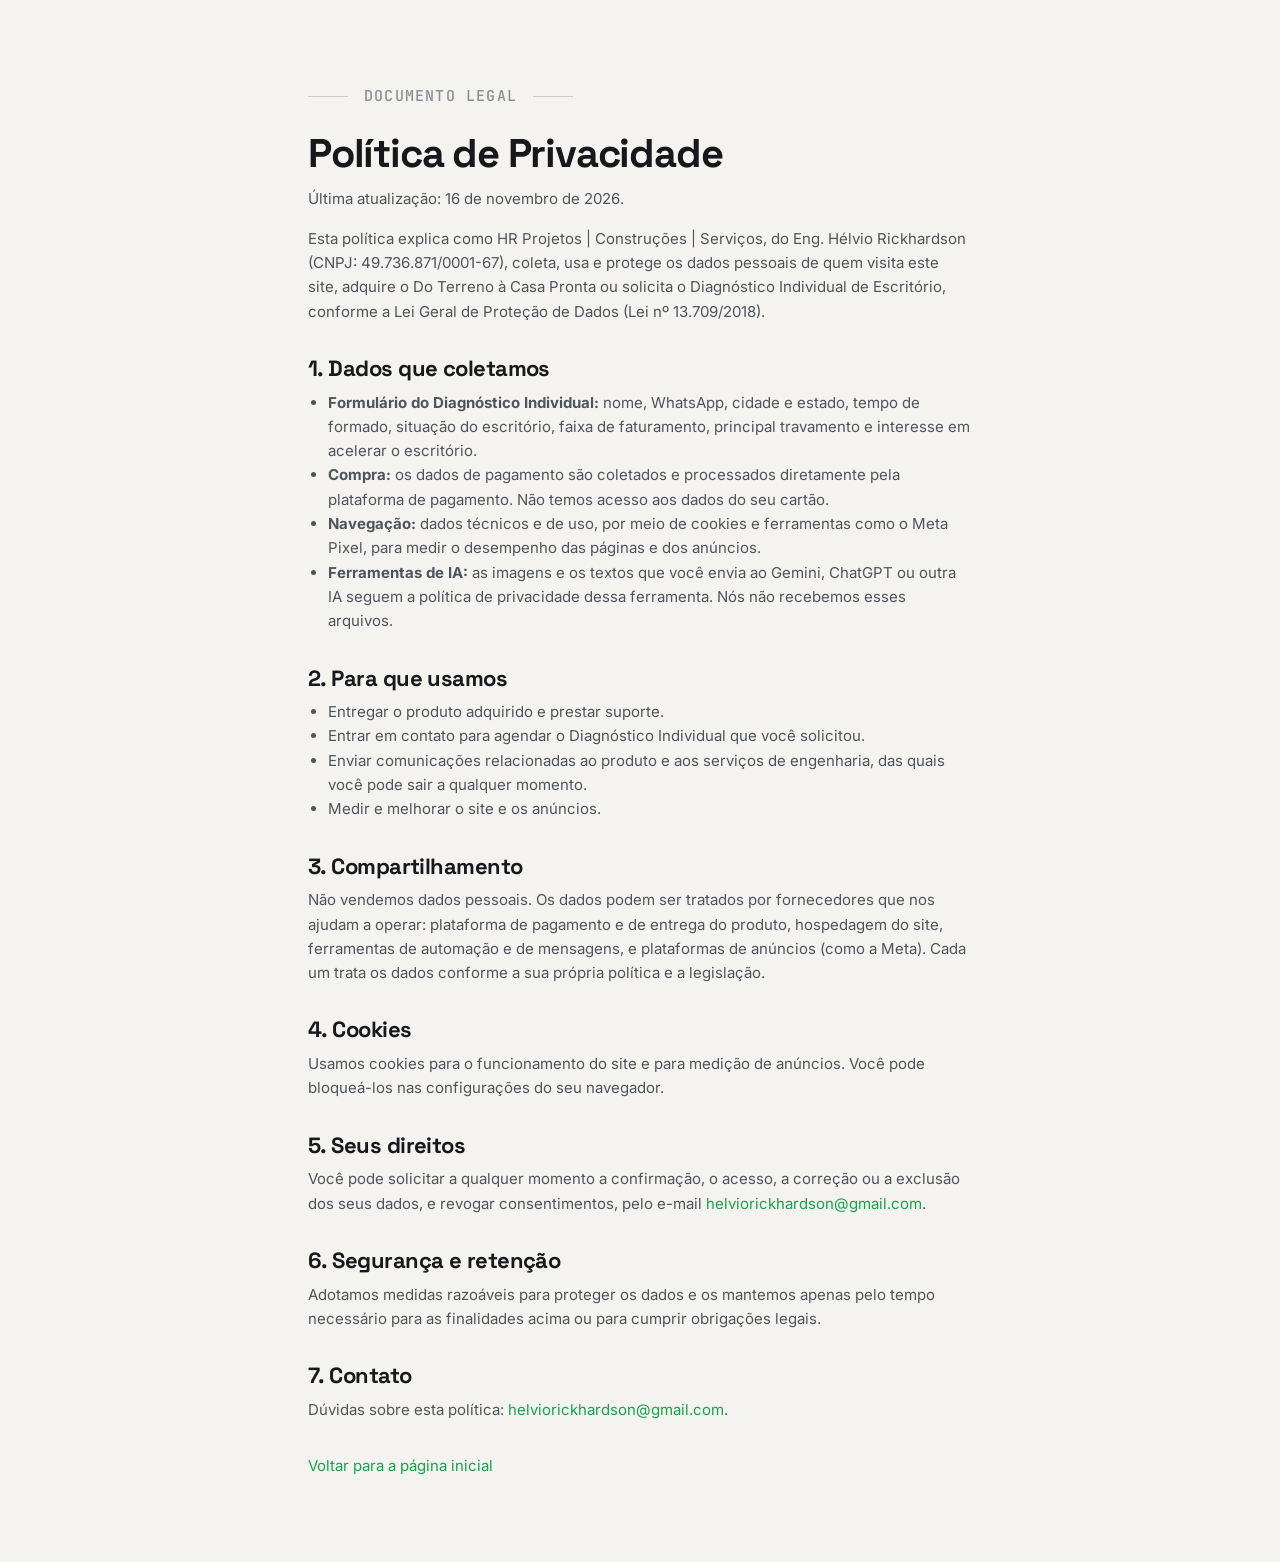
<file: 04-site/privacidade.html>
<!DOCTYPE html>
<html lang="pt-BR">
<head>
  <meta charset="UTF-8">
  <meta name="viewport" content="width=device-width, initial-scale=1">
  <title>Política de Privacidade | Eng. Hélvio Rickhardson</title>
  <meta name="theme-color" content="#16181B">
  <link rel="preconnect" href="https://fonts.googleapis.com">
  <link rel="preconnect" href="https://fonts.gstatic.com" crossorigin>
  <link href="https://fonts.googleapis.com/css2?family=Space+Grotesk:wght@400;500;600;700&family=Inter:wght@400;500;600;700;800&family=JetBrains+Mono:wght@500;700&display=swap" rel="stylesheet">
  <link rel="stylesheet" href="assets/style.css">
  <style>
    .legal { max-width: 720px; margin: 0 auto; text-align: left; }
    .legal h2 { font-size: 22px; margin: 32px 0 10px; }
    .legal p, .legal li { color: var(--wl2); font-size: 15px; }
    .legal ul { list-style: disc; padding-left: 20px; margin-bottom: 1em; }
    .legal a { color: var(--green); }
  </style>
<!-- Meta Pixel -->
<script>
!function(f,b,e,v,n,t,s){if(f.fbq)return;n=f.fbq=function(){n.callMethod?
n.callMethod.apply(n,arguments):n.queue.push(arguments)};if(!f._fbq)f._fbq=n;
n.push=n;n.loaded=!0;n.version='2.0';n.queue=[];t=b.createElement(e);t.async=!0;
t.src=v;s=b.getElementsByTagName(e)[0];s.parentNode.insertBefore(t,s)}(window,
document,'script','https://connect.facebook.net/en_US/fbevents.js');
fbq('init','1654862689766544');
fbq('track','PageView');
</script>
<noscript><img height="1" width="1" style="display:none" src="https://www.facebook.com/tr?id=1654862689766544&ev=PageView&noscript=1"/></noscript>
<!-- Fim Meta Pixel (a compra, Purchase, e disparada pela Kiwify) -->
</head>
<body>
<main>
  <section class="dobra dobra--clara">
    <div class="container legal">
      <p class="sobrancelha" style="justify-content:flex-start">Documento legal</p>
      <h1 style="font-size:40px;margin-bottom:12px">Política de Privacidade</h1>
      <p>Última atualização: 16 de novembro de 2026.</p>

      <p>Esta política explica como HR Projetos | Construções | Serviços, do Eng. Hélvio Rickhardson (CNPJ: <span data-cnpj></span>), coleta, usa e protege os dados pessoais de quem visita este site, adquire o Do Terreno à Casa Pronta ou solicita o Diagnóstico Individual de Escritório, conforme a Lei Geral de Proteção de Dados (Lei nº 13.709/2018).</p>

      <h2>1. Dados que coletamos</h2>
      <ul>
        <li><strong>Formulário do Diagnóstico Individual:</strong> nome, WhatsApp, cidade e estado, tempo de formado, situação do escritório, faixa de faturamento, principal travamento e interesse em acelerar o escritório.</li>
        <li><strong>Compra:</strong> os dados de pagamento são coletados e processados diretamente pela plataforma de pagamento. Não temos acesso aos dados do seu cartão.</li>
        <li><strong>Navegação:</strong> dados técnicos e de uso, por meio de cookies e ferramentas como o Meta Pixel, para medir o desempenho das páginas e dos anúncios.</li>
        <li><strong>Ferramentas de IA:</strong> as imagens e os textos que você envia ao Gemini, ChatGPT ou outra IA seguem a política de privacidade dessa ferramenta. Nós não recebemos esses arquivos.</li>
      </ul>

      <h2>2. Para que usamos</h2>
      <ul>
        <li>Entregar o produto adquirido e prestar suporte.</li>
        <li>Entrar em contato para agendar o Diagnóstico Individual que você solicitou.</li>
        <li>Enviar comunicações relacionadas ao produto e aos serviços de engenharia, das quais você pode sair a qualquer momento.</li>
        <li>Medir e melhorar o site e os anúncios.</li>
      </ul>

      <h2>3. Compartilhamento</h2>
      <p>Não vendemos dados pessoais. Os dados podem ser tratados por fornecedores que nos ajudam a operar: plataforma de pagamento e de entrega do produto, hospedagem do site, ferramentas de automação e de mensagens, e plataformas de anúncios (como a Meta). Cada um trata os dados conforme a sua própria política e a legislação.</p>

      <h2>4. Cookies</h2>
      <p>Usamos cookies para o funcionamento do site e para medição de anúncios. Você pode bloqueá-los nas configurações do seu navegador.</p>

      <h2>5. Seus direitos</h2>
      <p>Você pode solicitar a qualquer momento a confirmação, o acesso, a correção ou a exclusão dos seus dados, e revogar consentimentos, pelo e-mail <a data-email href="#"></a>.</p>

      <h2>6. Segurança e retenção</h2>
      <p>Adotamos medidas razoáveis para proteger os dados e os mantemos apenas pelo tempo necessário para as finalidades acima ou para cumprir obrigações legais.</p>

      <h2>7. Contato</h2>
      <p>Dúvidas sobre esta política: <a data-email href="#"></a>.</p>

      <p style="margin-top:32px"><a href="index.html">Voltar para a página inicial</a></p>
    </div>
  </section>
</main>
<script src="assets/config.js"></script>
<script src="assets/main.js"></script>
</body>
</html>
</file>
<file: 04-site/assets/rm.css>
/* Design system v2 · estrutura re-magic.com, cores verdes da marca */
:root{
  --bg:#0A0A0A;--bg-2:#080808;--bg-3:#060606;--surface:#111111;--surface-2:#161616;
  --text:#F2F2F2;--muted:#999999;--muted-2:#666666;--line:rgba(255,255,255,.08);
  --accent:#22C55E;--accent-hi:#4ADE80;--accent-soft:rgba(34,197,94,.12);--btn:#16A34A;--btn-hi:#22C55E;
  --font-h:'Outfit',sans-serif;--font-b:'DM Sans',sans-serif;
  --container:1100px;--px-m:20px;--px-d:32px;--py-m:72px;--py-d:120px;
  --r-btn:40px;--r-card:20px;--r-img:20px;
  --sh-glow:0 0 40px rgba(34,197,94,.25);--sh-lg:0 24px 60px rgba(0,0,0,.55);
}
*{box-sizing:border-box}
html{scroll-behavior:smooth}
body{margin:0;background:var(--bg);color:var(--text);font:400 17px/1.6 var(--font-b);-webkit-font-smoothing:antialiased}
img,video{max-width:100%;height:auto;display:block}
a{color:inherit}
h1,h2,h3{font-family:var(--font-h);margin:0;letter-spacing:-.01em}
h1{font-size:clamp(36px,6vw,64px);font-weight:800;line-height:1.08}
h2{font-size:clamp(30px,4.6vw,52px);font-weight:700;line-height:1.1}
h2.fino{font-weight:300}
h3{font-size:20px;font-weight:600;line-height:1.3}
.hl{color:var(--accent)}
p{margin:0}
.container{max-width:var(--container);margin:0 auto;padding:0 var(--px-m)}
.estreito{max-width:820px}
.centro{text-align:center}
.dobra{padding:var(--py-m) 0;background:var(--bg)}
.dobra--b{background:var(--bg-2)}.dobra--c{background:var(--bg-3)}
@media(min-width:860px){.container{padding:0 var(--px-d)}.dobra{padding:var(--py-d) 0}}
.lead{font-size:18px;color:rgba(255,255,255,.6);line-height:1.65;margin-top:18px;max-width:640px}
.centro .lead{margin-left:auto;margin-right:auto}
@media(min-width:860px){.lead{font-size:20px}}

/* etiqueta */
.tag{display:inline-flex;align-items:center;gap:6px;font:600 11px/1 var(--font-b);letter-spacing:.14em;text-transform:uppercase;color:var(--accent);padding:8px 14px;border:1px solid rgba(34,197,94,.35);background:var(--accent-soft);border-radius:30px;margin-bottom:22px}

/* botões */
.btn{display:inline-flex;align-items:center;justify-content:center;gap:10px;height:52px;padding:0 32px;border-radius:var(--r-btn);font:600 15px/1 var(--font-b);text-decoration:none;transition:transform .2s ease,box-shadow .2s ease,background .2s ease;cursor:pointer;border:0}
.btn--p{background:var(--btn);color:#fff}
.btn--p:hover{background:var(--btn-hi);transform:translateY(-2px);box-shadow:var(--sh-glow)}
.btn--w{background:#fff;color:#000}
.btn--w:hover{transform:translateY(-2px);box-shadow:0 10px 30px rgba(255,255,255,.12)}
.btn--o{background:transparent;color:#cfcfcf;border:1px solid rgba(255,255,255,.2);font-weight:400}
.btn--o:hover{border-color:#fff;color:#fff}
.btn svg{width:18px;height:18px}
.btns{display:flex;flex-wrap:wrap;gap:12px;margin-top:32px}
.centro .btns{justify-content:center}
@media(max-width:600px){.btns .btn{width:100%}}
.mini{font-size:13px;color:var(--muted);margin-top:12px}

/* nav */
.nav{position:fixed;top:14px;left:50%;transform:translateX(-50%);z-index:60;width:calc(100% - 24px);max-width:1100px;display:flex;align-items:center;justify-content:space-between;gap:16px;padding:10px 10px 10px 22px;border-radius:40px;background:rgba(20,20,20,.72);border:1px solid rgba(255,255,255,.1);backdrop-filter:blur(14px)}
.nav__logo{font:700 16px/1 var(--font-h);text-decoration:none;letter-spacing:.01em}
.nav__logo b{color:var(--accent)}
.nav__links{display:none;gap:26px;font-size:14px;color:#cfcfcf}
.nav__links a{text-decoration:none}.nav__links a:hover{color:#fff}
.nav .btn{height:42px;padding:0 22px;font-size:14px}
@media(min-width:860px){.nav__links{display:flex}}

/* hero */
.hero{position:relative;min-height:100svh;display:flex;align-items:center;padding:130px 0 60px;overflow:hidden;background:var(--bg)}
.hero__bg{position:absolute;inset:0;z-index:0}
.hero__bg video,.hero__bg img{width:100%;height:100%!important;object-fit:cover;filter:brightness(.62) contrast(1.05)}
.hero__bg::after{content:"";position:absolute;inset:0;background:
  linear-gradient(to right,var(--bg) 0%,rgba(10,10,10,.82) 45%,rgba(10,10,10,.45) 75%,rgba(10,10,10,.25)),
  linear-gradient(to top,var(--bg) 0%,transparent 30%),
  linear-gradient(to bottom,rgba(10,10,10,.7) 0%,transparent 22%)}
.hero .container{position:relative;z-index:1;width:100%}
.hero h1{max-width:760px}
.hero__sub{font-size:18px;color:rgba(255,255,255,.72);margin-top:22px;max-width:560px}
.hero__sem{margin-top:14px;font-weight:600;color:var(--accent-hi);font-size:15px}
.contadores{display:grid;grid-template-columns:repeat(3,1fr);gap:10px;margin-top:48px;max-width:640px}
.contador{padding:16px 14px;border-radius:16px;background:rgba(17,17,17,.7);border:1px solid var(--line);backdrop-filter:blur(6px)}
.contador b{display:block;font:700 clamp(24px,4vw,34px)/1 var(--font-h);color:#fff}
.contador span{display:block;font-size:12px;color:var(--muted);margin-top:6px;letter-spacing:.04em;text-transform:uppercase}

/* antes e depois */
.bas{display:grid;gap:20px;margin:44px auto 0;max-width:1100px;align-items:center}
@media(min-width:860px){.bas{grid-template-columns:1fr 1.15fr}}
.ba{position:relative;width:100%;border-radius:var(--r-img);overflow:hidden;border:1px solid var(--line);box-shadow:var(--sh-lg);user-select:none;touch-action:pan-y;cursor:ew-resize}
.ba img{position:absolute;inset:0;width:100%;height:100%!important;object-fit:cover}
.ba__antes{clip-path:inset(0 calc(100% - var(--pos,50%)) 0 0)}
.ba__linha{position:absolute;top:0;bottom:0;left:var(--pos,50%);width:2px;background:#fff;transform:translateX(-1px)}
.ba__alca{position:absolute;top:50%;left:var(--pos,50%);width:44px;height:44px;margin:-22px 0 0 -22px;border-radius:50%;background:#fff;color:#000;display:flex;align-items:center;justify-content:center;font:700 14px/1 var(--font-b);box-shadow:0 4px 18px rgba(0,0,0,.4)}
.ba__rot{position:absolute;top:16px;font:600 11px/1 var(--font-b);letter-spacing:.12em;text-transform:uppercase;padding:8px 12px;border-radius:30px;background:rgba(0,0,0,.55);backdrop-filter:blur(6px)}
.ba__rot--a{left:16px}.ba__rot--d{right:16px;color:var(--accent-hi)}
.ba__dica{position:absolute;bottom:16px;left:50%;transform:translateX(-50%);font-size:12px;padding:6px 12px;border-radius:30px;background:rgba(0,0,0,.55);color:#cfcfcf;white-space:nowrap}
.legenda{font-size:14px;color:var(--muted);text-align:center;margin-top:14px}

/* mídia */
.midia{border-radius:var(--r-img);overflow:hidden;border:1px solid var(--line);background:#000}
.midia img,.midia video{width:100%;height:auto}
.duo{display:grid;gap:18px;margin-top:44px}
@media(min-width:860px){.duo{grid-template-columns:1.25fr 1fr;align-items:center}}
.duo figure{margin:0}

/* cards de recurso */
.cards{display:grid;gap:16px;margin-top:44px}
@media(min-width:760px){.cards{grid-template-columns:repeat(3,1fr)}}
.card{padding:28px;border-radius:var(--r-card);background:linear-gradient(180deg,#121212,#0c0c0c);border:1px solid var(--line);transition:border-color .25s,transform .25s}
.card:hover{border-color:rgba(34,197,94,.4);transform:translateY(-4px)}
.card__ic{width:48px;height:48px;border-radius:14px;display:flex;align-items:center;justify-content:center;background:var(--accent-soft);color:var(--accent);margin-bottom:18px}
.card__ic svg{width:24px;height:24px}
.card p{color:var(--muted);margin-top:8px;font-size:16px}

/* passos */
.passos{list-style:none;padding:0;margin:44px 0 0;display:grid;gap:14px}
@media(min-width:860px){.passos{grid-template-columns:repeat(5,1fr)}}
.passo{padding:24px 22px;border-radius:var(--r-card);background:var(--surface);border:1px solid var(--line)}
.passo__n{font:800 40px/1 var(--font-h);color:var(--accent);opacity:.9}
.passo h3{margin-top:14px;font-size:18px}
.passo p{color:var(--muted);font-size:15px;margin-top:6px}
.confianca{display:flex;flex-wrap:wrap;gap:8px 20px;margin-top:16px;font-size:13px;color:var(--muted)}
.confianca span::before{content:"✓ ";color:var(--accent)}

/* problema */
.aviso{margin-top:22px;padding:16px 20px;border-radius:14px;border:1px solid var(--line);background:var(--surface);font-size:15px;color:var(--muted)}
.aviso b{color:#fff}

/* entregáveis */
.entregas{list-style:none;padding:0;margin:44px 0 0;display:grid;gap:14px}
@media(min-width:760px){.entregas{grid-template-columns:repeat(2,1fr)}}
.entregas li{display:flex;gap:16px;padding:22px;border-radius:var(--r-card);background:var(--surface);border:1px solid var(--line)}
.entregas li.full{grid-column:1/-1;border-color:rgba(34,197,94,.35);background:linear-gradient(180deg,rgba(34,197,94,.08),var(--surface))}
.ok{flex:0 0 28px;height:28px;border-radius:50%;display:flex;align-items:center;justify-content:center;background:var(--accent-soft);color:var(--accent)}
.ok svg{width:14px;height:14px}
.entregas strong{display:block;font:600 17px/1.3 var(--font-h);color:#fff}
.entregas span span{display:block;color:var(--muted);font-size:15px;margin-top:4px}

/* para quem */
.quem{display:grid;gap:16px;margin-top:44px}
@media(min-width:860px){.quem{grid-template-columns:1.2fr 1fr}}
.quem div{padding:28px;border-radius:var(--r-card);background:var(--surface);border:1px solid var(--line)}
.quem .sim{border-color:rgba(34,197,94,.35)}
.quem h3{font-size:16px;letter-spacing:.08em;text-transform:uppercase;margin-bottom:14px}
.quem .sim h3{color:var(--accent)}.quem .nao h3{color:var(--muted)}
.quem ul{list-style:none;margin:0;padding:0;display:grid;gap:12px}
.quem li{display:flex;gap:12px;font-size:16px;color:#d9d9d9}
.quem .nao li{color:var(--muted)}
.quem li svg{flex:0 0 18px;height:18px;margin-top:4px}
.quem .sim svg{color:var(--accent)}.quem .nao svg{color:var(--muted-2)}

/* oferta */
.oferta{position:relative;overflow:hidden}
.oferta::before{content:"";position:absolute;left:50%;top:30%;width:720px;height:720px;transform:translateX(-50%);background:radial-gradient(circle,rgba(34,197,94,.16),transparent 65%);pointer-events:none}
.plano{position:relative;max-width:460px;margin:48px auto 0;padding:34px 28px 28px;border-radius:24px;background:linear-gradient(180deg,#0d1a12,#0b0b0b 55%);border:1px solid rgba(34,197,94,.55);box-shadow:var(--sh-glow)}
.plano__flag{position:absolute;top:-13px;left:50%;transform:translateX(-50%);font:600 12px/1 var(--font-b);padding:7px 14px;border-radius:30px;background:var(--btn);color:#fff;white-space:nowrap}
.plano__nome{font:600 20px/1.2 var(--font-h);color:var(--accent)}
.plano__desc{color:var(--muted);font-size:14px;margin-top:4px}
.plano__img{margin:22px 0;border-radius:14px;overflow:hidden;border:1px solid var(--line)}
.plano__preco{font:300 56px/1 var(--font-h);color:#fff}
.plano__preco small{font-size:20px;color:var(--muted);margin-right:4px}
.plano__parc{color:var(--muted);font-size:14px;margin-top:8px}
.plano ul{list-style:none;padding:20px 0 0;margin:20px 0 24px;border-top:1px solid var(--line);display:grid;gap:12px}
.plano li{display:flex;gap:12px;font-size:15px;color:#d9d9d9}
.plano li svg{flex:0 0 16px;height:16px;margin-top:4px;color:var(--accent)}
.plano .btn{width:100%}
.selos{display:flex;justify-content:center;flex-wrap:wrap;gap:8px 18px;margin-top:16px;font-size:12px;color:var(--muted)}
.depois{max-width:640px;margin:40px auto 0;display:grid;gap:12px}
.depois div{display:flex;gap:14px;align-items:flex-start;color:#d9d9d9;font-size:15px}
.depois b{flex:0 0 30px;height:30px;border-radius:50%;display:flex;align-items:center;justify-content:center;border:1px solid rgba(34,197,94,.45);color:var(--accent);font:600 14px/1 var(--font-h)}
.garantia{max-width:640px;margin:28px auto 0;text-align:center;font-size:15px;color:var(--muted)}
.garantia strong{color:#fff}

/* autor */
.autor{display:grid;gap:28px;margin-top:10px}
@media(min-width:860px){.autor{grid-template-columns:.9fr 1.1fr;align-items:center}}
.autor__fotos{display:grid;grid-template-columns:1fr 1fr;gap:12px}
.autor__fotos img{border-radius:var(--r-img);border:1px solid var(--line);aspect-ratio:4/5;object-fit:cover;width:100%;height:100%}
.numeros{display:grid;grid-template-columns:1fr 1fr;gap:12px;margin-top:24px}
.numeros div{padding:18px;border-radius:16px;background:var(--surface);border:1px solid var(--line)}
.numeros b{display:block;font:700 26px/1 var(--font-h);color:var(--accent)}
.numeros span{display:block;color:var(--muted);font-size:14px;margin-top:6px}

/* faq */
.faq{margin-top:40px;display:grid;gap:10px}
.faq__item{border-radius:16px;background:var(--surface);border:1px solid var(--line);overflow:hidden}
.faq__pergunta{width:100%;text-align:left;background:none;border:0;color:#fff;font:500 17px/1.4 var(--font-b);padding:20px 56px 20px 22px;position:relative;cursor:pointer}
.faq__pergunta::after{content:"+";position:absolute;right:22px;top:50%;transform:translateY(-50%);font-size:22px;color:var(--accent);transition:transform .2s}
.faq__item.aberto .faq__pergunta::after{transform:translateY(-50%) rotate(45deg)}
.faq__resposta{max-height:0;overflow:hidden;transition:max-height .3s ease}
.faq__resposta p{padding:0 22px 20px;color:var(--muted);font-size:16px}

/* rodapé */
.rodape{padding:56px 0 110px;background:var(--bg-3);border-top:1px solid var(--line);font-size:13px;color:var(--muted-2);text-align:center}
.rodape p+p{margin-top:6px}
.rodape strong{color:#cfcfcf}
.rodape__aviso{max-width:720px;margin:18px auto 0 !important;font-size:12px}
@media(min-width:860px){.rodape{padding-bottom:56px}}

/* barra fixa mobile */
.barra{position:fixed;left:10px;right:10px;bottom:10px;z-index:55;display:flex;align-items:center;justify-content:space-between;gap:12px;padding:10px 10px 10px 18px;border-radius:40px;background:rgba(20,20,20,.9);border:1px solid rgba(255,255,255,.12);backdrop-filter:blur(12px);transform:translateY(140%);transition:transform .3s}
.barra.on{transform:none}
.barra b{display:block;font:700 18px/1 var(--font-h)}
.barra span{font-size:11px;color:var(--muted)}
.barra .btn{height:44px;padding:0 20px;font-size:14px}
@media(min-width:860px){.barra{display:none}}

/* animação */
.js .reveal{opacity:0;transform:translateY(24px);transition:opacity .6s ease-out,transform .6s ease-out}
.js .reveal.visivel{opacity:1;transform:none}
@media(prefers-reduced-motion:reduce){.js .reveal{opacity:1;transform:none}}
</file>
<file: 04-site/assets/style.css>
/* =====================================================================
   DESIGN SYSTEM: Guia Rápido: Quanto Vai Custar Minha Obra?
   Base extraída de kit-low-ao-high.netlify.app (estrutura, tipografia,
   texturas e componentes), com a cor de destaque da marca: #16A34A.
   ===================================================================== */
:root {
  /* Cores */
  --dark: #16181B;
  --dark2: #1C2024;
  --dark3: #20242A;
  --stroke: #31363C;
  --hair: #242930;
  --cream: #F4F3EF;
  --cream2: #ECEAE2;
  --linel: #DAD7CE;
  --white: #FFFFFF;
  --wd: #F4F3EF;      /* texto sobre escuro */
  --wd2: #ADB5BD;     /* texto secundário sobre escuro */
  --wd3: #868E96;     /* texto terciário sobre escuro */
  --wl: #16181B;      /* texto sobre claro */
  --wl2: #4D545C;     /* texto secundário sobre claro */
  --wl3: #8A8F96;     /* texto terciário sobre claro */
  --green: #16A34A;   /* destaque / CTA (marca) */
  --green-hi: #22C55E;/* destaque sobre fundo escuro */
  --green-ink: #052E16;/* texto sobre verde */
  --red: #D92D20;     /* alerta / selos */
  --red2: #C62A1F;

  /* Tipografia */
  --font: "Inter", "Segoe UI", Arial, sans-serif;
  --mono: "JetBrains Mono", Consolas, monospace;
  --serif: "Space Grotesk", "Inter", Arial, sans-serif;

  /* Espaços */
  --container: 900px;
  --px-m: 20px;
  --px-d: 28px;
  --py-m: 56px;
  --py-d: 84px;

  /* Raios */
  --r-btn: 100px;
  --r-card: 16px;
  --r-card-lg: 20px;
  --r-input: 12px;

  /* Sombras */
  --sh-sm: 0 1px 2px rgba(0, 0, 0, .06);
  --sh-md: 0 20px 50px -24px rgba(0, 0, 0, .35);
  --sh-lg: 0 40px 90px -40px rgba(0, 0, 0, .9);
  --sh-cta: 0 0 0 1px color-mix(in srgb, var(--green) 35%, transparent), 0 18px 50px -16px color-mix(in srgb, var(--green) 55%, transparent);
  --sh-cta-hover: 0 0 0 1px color-mix(in srgb, var(--green) 50%, transparent), 0 26px 60px -16px color-mix(in srgb, var(--green) 70%, transparent);
}

/* ===== Base ===== */
*, *::before, *::after { box-sizing: border-box; margin: 0; padding: 0; }
html { scroll-behavior: smooth; }
body {
  font-family: var(--font);
  font-size: 16px;
  font-weight: 300;
  line-height: 1.62;
  color: var(--wl);
  background: var(--dark);
  -webkit-font-smoothing: antialiased;
  overflow-x: hidden;
}
img { max-width: 100%; display: block; }
a { color: inherit; text-decoration: none; }
strong, b { font-weight: 700; }
ul { list-style: none; }
p { margin-bottom: 1em; }
p:last-child { margin-bottom: 0; }

h1, h2, h3 { font-family: var(--font); }
h1 { font-family: var(--serif); font-weight: 300; line-height: 1.12; letter-spacing: -0.015em; }
h2 { font-family: var(--serif); font-weight: 300; font-size: 29px; line-height: 1.12; letter-spacing: -0.015em; margin-bottom: 18px; }
h3 { font-weight: 700; font-size: 18px; line-height: 1.2; letter-spacing: -0.01em; margin-bottom: 8px; }
.hl { font-style: italic; font-weight: 400; }

.container { width: 100%; max-width: var(--container); margin: 0 auto; padding: 0 var(--px-m); text-align: center; }
.estreito { max-width: 620px; margin-left: auto; margin-right: auto; padding-left: 0; padding-right: 0; }
.col-wide { max-width: 780px; margin-left: auto; margin-right: auto; }
.centro { text-align: center; }
.lead { font-size: 16.5px; line-height: 1.55; }

/* ===== Dobras e fundos ===== */
.dobra { padding: var(--py-m) 0; position: relative; overflow: hidden; }
.dobra--escura { background: var(--dark); color: var(--wd); }
.dobra--escura h2, .dobra--escura h3 { color: var(--white); }
:where(.dobra--escura) strong { color: var(--white); }
:where(.dobra--escura) p { color: var(--wd2); }
.dobra--escura .hl { color: var(--green-hi); }
.dobra--clara { background: var(--cream); color: var(--wl); }
.dobra--clara h2 { color: var(--wl); }
:where(.dobra--clara) p { color: var(--wl2); }
.dobra--clara .hl { color: var(--green); }
.dobra--verde { background: var(--green); color: var(--green-ink); }
.dobra--verde h2, :where(.dobra--verde) p, :where(.dobra--verde) strong { color: var(--green-ink); }

/* Textura: grade de 60px que some do topo para baixo */
.tex::before {
  content: ""; position: absolute; inset: 0;
  background-image: linear-gradient(var(--stroke) 1px, transparent 1px), linear-gradient(90deg, var(--stroke) 1px, transparent 1px);
  background-size: 60px 60px; opacity: .45;
  -webkit-mask-image: radial-gradient(120% 80% at 50% 0%, #000, transparent 70%);
  mask-image: radial-gradient(120% 80% at 50% 0%, #000, transparent 70%);
  pointer-events: none; z-index: 0;
}
/* Brilho verde atrás do conteúdo */
.glow::after {
  content: ""; position: absolute; left: 50%; top: 38%; width: 680px; height: 680px;
  transform: translate(-50%, -50%);
  background: radial-gradient(circle, color-mix(in srgb, var(--green) 18%, transparent), transparent 62%);
  filter: blur(10px); pointer-events: none; z-index: 0;
}
.tex > *, .glow > * { position: relative; z-index: 1; }

/* Etiqueta acima do título (kicker) */
.sobrancelha {
  display: flex; align-items: center; justify-content: center; gap: 16px;
  font-size: 12px; font-weight: 600; letter-spacing: .34em; text-transform: uppercase;
  margin-bottom: 24px; color: var(--wd3);
}
.sobrancelha::before, .sobrancelha::after { content: ""; width: 40px; height: 1px; background: currentColor; opacity: .4; flex: 0 0 40px; }
.dobra--clara .sobrancelha { color: var(--wl3); }
.dobra--verde .sobrancelha { color: var(--green-ink); }

/* ===== Botão principal (pílula) ===== */
.botao {
  display: inline-flex; align-items: center; justify-content: center; width: 100%;
  min-height: 60px; padding: 18px 28px; border: 0; border-radius: var(--r-btn); cursor: pointer;
  background: var(--green); color: var(--white);
  font-family: var(--font); font-weight: 700; font-size: 15.5px; letter-spacing: .02em; text-align: center; line-height: 1.25;
  box-shadow: var(--sh-cta); transition: transform .14s, box-shadow .14s;
}
.botao:hover { transform: translateY(-2px); box-shadow: var(--sh-cta-hover); }
.botao:focus-visible { outline: 3px solid var(--green-hi); outline-offset: 3px; }
.botao--escuro { background: var(--dark); box-shadow: none; }

/* ===== Espaço de imagem com fallback ===== */
.media { position: relative; }
.media > img { width: 100%; height: 100%; object-fit: cover; }
.media .media__fallback { display: none; }
.media.sem-img .media__fallback { display: block; }

/* ===== DOBRA 01: Hero ===== */
.hero { padding: 44px 0 52px; text-align: center; }
.hero h1 { font-size: min(calc(8.4vw - 2px), 40px); color: var(--white); max-width: 760px; margin: 0 auto; }
.hero h1 .hl { color: var(--green-hi); }
.hero .sobrancelha { letter-spacing: .14em; color: var(--green-hi); line-height: 1.5; }
.hero .sobrancelha::before, .hero .sobrancelha::after { display: none; }
.hero h1 .sub { display: block; font-family: var(--font); font-size: 15.5px; font-weight: 300; letter-spacing: 0; line-height: 1.5; color: var(--wd); margin-top: 18px; }
.hero h2 {
  font-size: 14.5px; font-weight: 300; font-style: italic; line-height: 1.55; letter-spacing: 0;
  color: var(--wd2); max-width: 52ch; margin: 20px auto 0;
  padding: 16px 24px; border-radius: 14px; background: rgba(255, 255, 255, .04); border: 1px solid rgba(255, 255, 255, .07);
}
.hero-mock { max-width: 960px; margin: 26px -20px 0; aspect-ratio: 16 / 10; overflow: hidden;
  -webkit-mask: radial-gradient(ellipse 72% 70% at 50% 48%, #000 62%, transparent 100%); mask: radial-gradient(ellipse 72% 70% at 50% 48%, #000 62%, transparent 100%); }
.hero-mock.sem-img { aspect-ratio: auto; overflow: visible; }
.hero__lead { font-size: 16px; font-weight: 300; line-height: 1.6; color: var(--wd); max-width: 620px; margin: 22px auto 0; }
.hero__lead strong { font-weight: 700; color: var(--white); }
.hero__seta { color: var(--wd3); margin-top: 26px; display: flex; justify-content: center; animation: seta 1.8s ease-in-out infinite; }
@keyframes seta { 50% { transform: translateY(6px); } }
.hero__selos { display: flex; flex-wrap: wrap; justify-content: center; gap: 10px; margin-top: 28px; }
.hero__selos li {
  display: inline-flex; align-items: center; gap: 8px; font-size: 13px; font-weight: 600; letter-spacing: .04em;
  padding: 8px 14px; border-radius: 100px; background: var(--dark2); border: 1px solid var(--stroke); color: var(--wd);
}
.hero__selos svg { color: var(--green-hi); }

/* Mockup de celular em CSS (fallback do hero) */
.celular {
  width: 240px; height: 470px; margin: 8px auto; border-radius: 36px; background: #0A0B0C; padding: 11px; position: relative;
  box-shadow: var(--sh-lg), 0 0 0 1px color-mix(in srgb, var(--green) 18%, transparent), inset 0 0 0 2px #2E3236;
}
.celular::before { content: ""; position: absolute; top: 17px; left: 50%; transform: translateX(-50%); width: 68px; height: 18px; border-radius: 12px; background: #0A0B0C; z-index: 2; }
.celular__tela { width: 100%; height: 100%; border-radius: 26px; background: var(--white); overflow: hidden; color: var(--wl); text-align: left; }
.pdf-topo { background: var(--dark); color: var(--white); padding: 40px 16px 18px; }
.pdf-topo small { font-size: .55rem; letter-spacing: .14em; color: var(--green-hi); font-weight: 700; }
.pdf-topo strong { display: block; font-size: 1rem; line-height: 1.2; margin-top: 4px; font-weight: 700; }
.pdf-corpo { padding: 14px 16px; font-size: .62rem; line-height: 1.45; }
.pdf-conta { background: var(--cream); border-radius: 10px; padding: 9px 10px; margin: 8px 0; font-weight: 600; font-size: .66rem; }
.pdf-conta b { color: var(--green); }
.pdf-linha { height: 6px; background: var(--cream2); border-radius: 4px; margin: 6px 0; }
.pdf-linha.curta { width: 60%; }
.pdf-cenario { margin-top: 10px; padding: 8px 10px; border-radius: 8px; background: #DCFCE7; color: var(--green-ink); font-weight: 700; font-size: .62rem; }

/* ===== DOBRA 02: Prova (pilares) ===== */
.pilares { display: grid; gap: 18px; margin-top: 40px; text-align: left; }
.pilar {
  border-top: 3px solid var(--green); border-radius: 18px; padding: 28px 26px;
  background: linear-gradient(180deg, var(--dark3), var(--dark2)); color: var(--wd2);
}
.pilar__n { font-family: var(--serif); font-size: 46px; font-weight: 300; letter-spacing: -0.02em; line-height: 1; color: var(--white); margin-bottom: 14px; }
.pilar__n b { color: var(--green-hi); }
.pilar p { font-size: 14.5px; line-height: 1.55; color: var(--wd2); }
.pilar strong { color: var(--white); }

/* ===== DOBRA 03: Vozes ===== */
.vozes { display: grid; gap: 12px; margin: 32px 0; text-align: left; }
.voz {
  border: 1px solid var(--stroke); background: var(--dark2); border-radius: var(--r-card);
  padding: 18px 22px; font-style: italic; font-size: 16px; color: var(--wd); position: relative;
}
.voz::before { font-family: var(--serif); content: "“"; position: absolute; top: -6px; left: 14px; font-size: 44px; font-weight: 700; font-style: normal; color: var(--green-hi); line-height: 1; }
.voz { padding-left: 42px; }

/* ===== DOBRA 04: Benefícios (cards escuros sobre creme) ===== */
.beneficios { display: grid; gap: 14px; margin-top: 32px; }
.beneficios li {
  display: flex; align-items: flex-start; gap: 16px; padding: 22px 24px; border-radius: var(--r-card);
  background: var(--dark); color: var(--wd); font-size: 15.5px; font-weight: 400; text-align: left; line-height: 1.45;
}
.beneficios li strong { color: var(--white); }

.tick {
  flex: 0 0 28px; width: 28px; height: 28px; border-radius: 50%; background: var(--green); color: var(--white);
  display: inline-flex; align-items: center; justify-content: center;
}
.tick--x { background: var(--white); color: var(--red2); }

/* ===== DOBRA 05: Passos ===== */
.passos { display: grid; gap: 18px; margin-top: 40px; text-align: left; }
.passo { border-top: 3px solid var(--green); border-radius: 18px; padding: 28px 26px; background: linear-gradient(180deg, var(--dark3), var(--dark2)); }
.passo__n { font-size: 11px; letter-spacing: .2em; text-transform: uppercase; color: var(--green-hi); font-weight: 700; margin-bottom: 18px; }
.passo h3 { font-size: 20px; color: var(--white); }
.passo p { font-size: 14.5px; line-height: 1.55; color: var(--wd2); }

/* ===== DOBRA 06: Entregáveis ===== */
.entregaveis { display: grid; gap: 14px; margin-top: 32px; text-align: left; }
.entregaveis li {
  display: flex; gap: 16px; align-items: flex-start; padding: 22px 24px; border-radius: var(--r-card);
  background: var(--white); border: 1px solid var(--linel); color: var(--wl2); font-size: 15px; line-height: 1.5;
}
.entregaveis li strong { color: var(--wl); display: block; font-size: 16px; margin-bottom: 2px; }

.bonusflag {
  display: inline-block; background: var(--red); color: var(--white); font-weight: 700; font-size: 15px;
  letter-spacing: .12em; text-transform: uppercase; padding: 12px 26px; border-radius: 12px; margin: 48px 0 24px;
  box-shadow: 0 16px 40px -18px rgba(217, 45, 32, .7);
}
.bonuses { display: grid; gap: 18px; text-align: left; }
.bonus { border: 1px solid var(--linel); border-radius: 18px; background: var(--white); overflow: hidden; display: flex; flex-direction: column; }
.bonus__media { aspect-ratio: 16 / 9; background: var(--dark); }
.bonus__media.sem-img { display: flex; align-items: center; justify-content: center; }
.bonus__capa { color: var(--white); text-align: center; padding: 20px; }
.bonus__capa small { display: block; font-size: 11px; letter-spacing: .2em; color: var(--green-hi); font-weight: 700; margin-bottom: 8px; }
.bonus__capa b { font-size: 20px; font-weight: 700; letter-spacing: -0.01em; line-height: 1.2; }
.bonus__corpo { padding: 22px 24px; }
.bonus__tag { font-size: 11px; letter-spacing: .2em; text-transform: uppercase; font-weight: 700; color: var(--red); margin-bottom: 8px; }
.bonus__corpo h3 { color: var(--wl); }
.bonus__corpo p { font-size: 14.5px; color: var(--wl2); }

/* Preview das páginas */
.preview { margin-top: 56px; }
.preview h3 { color: var(--wl); font-family: var(--serif); font-size: 25px; font-weight: 300; letter-spacing: -0.01em; }
.preview__trilho { display: flex; gap: 16px; overflow-x: auto; padding: 16px 4px 20px; scroll-snap-type: x mandatory; text-align: left; }
.pagina {
  flex: 0 0 200px; height: 270px; background: var(--white); border-radius: 12px; box-shadow: var(--sh-md);
  padding: 18px 16px; scroll-snap-align: start; font-size: .62rem; border: 1px solid var(--linel); position: relative; color: var(--wl2);
}
.pagina__cap { font-size: .55rem; font-weight: 700; letter-spacing: .14em; color: var(--green); }
.pagina h4 { font-size: .9rem; margin: 6px 0 10px; color: var(--wl); font-weight: 700; line-height: 1.2; }
.pagina__num { position: absolute; bottom: 10px; right: 14px; color: var(--wl3); font-size: .55rem; }
.pagina table { width: 100%; border-collapse: collapse; font-size: .55rem; }
.pagina td { border-bottom: 1px solid var(--cream2); padding: 3px 0; }
.pagina--capa { background: var(--dark); border-color: var(--stroke); color: var(--wd2); }
.pagina--capa h4 { font-size: 1.1rem; color: var(--white); }
.preview__dica { font-size: 13px; color: var(--wl3); }

/* ===== DOBRA 07: Pra quem é ===== */
.qgrid { display: grid; gap: 16px; margin-top: 36px; text-align: left; }
.qcol { border-radius: var(--r-card-lg); padding: 30px 28px; }
.qcol--sim { background: var(--green); color: var(--white); }
.qcol--nao { background: var(--red2); color: var(--white); }
.qcol__h { font-size: 13px; letter-spacing: .14em; text-transform: uppercase; font-weight: 700; text-align: center; padding-bottom: 16px; margin-bottom: 18px; border-bottom: 1px solid rgba(255, 255, 255, .25); }
.qcol ul { display: grid; gap: 14px; }
.qcol li { display: flex; gap: 12px; align-items: flex-start; font-size: 15px; font-weight: 500; line-height: 1.4; }
.qcol .tick { flex-basis: 24px; width: 24px; height: 24px; background: var(--white); color: var(--green); }
.qcol--nao .tick { color: var(--red2); }
.card-identificou {
  margin-top: 24px; border-radius: var(--r-card); padding: 22px 24px; background: var(--dark2); border: 1px solid var(--stroke);
  color: var(--white); font-weight: 600; font-size: 16px;
}

/* ===== DOBRA 08: Ancoragem ===== */
.comparacao { display: grid; gap: 16px; margin: 32px 0 44px; text-align: left; }
.custo { background: var(--white); border: 1px solid var(--linel); border-radius: 18px; padding: 26px; }
.custo__n { font-family: var(--serif); font-size: 34px; font-weight: 400; letter-spacing: -0.01em; color: var(--red); line-height: 1.1; margin-bottom: 10px; }
.custo p { font-size: 15px; color: var(--wl2); }
.custo strong { color: var(--wl); }
.stack-titulo { font-family: var(--serif); font-size: 23px; font-weight: 300; letter-spacing: -0.01em; color: var(--wl); margin-bottom: 18px; }
.stack { border-radius: 18px; overflow: hidden; background: var(--dark); color: var(--wd); text-align: left; max-width: 560px; margin: 0 auto; }
.srow { display: flex; justify-content: space-between; align-items: center; gap: 16px; padding: 17px 22px; border-top: 1px solid var(--hair); font-size: 15px; }
.srow:first-child { border-top: 0; }
.srow .pr { color: var(--wd3); white-space: nowrap; }
.srow s, .stotal s { text-decoration-color: var(--red); text-decoration-thickness: 2px; }
.stotal { display: flex; justify-content: space-between; align-items: center; gap: 16px; padding: 22px; background: var(--dark3); font-weight: 700; color: var(--white); }
.nota-suspense { margin-top: 26px; font-family: var(--serif); font-size: 23px; font-weight: 300; color: var(--wl); }
.nota-suspense b { font-weight: 700; }

/* ===== DOBRA 09 e 11: Caixa de preço ===== */
.pricebox {
  max-width: 480px; margin: 40px auto 0; padding: 30px 22px; border-radius: 22px; text-align: center;
  background: linear-gradient(180deg, var(--dark3), #15171A); border: 1px solid var(--stroke);
  box-shadow: var(--sh-lg), 0 0 0 1px color-mix(in srgb, var(--green) 18%, transparent);
}
.pricebox__flag {
  display: inline-block; background: var(--red); color: var(--white); font-size: 12px; font-weight: 800; letter-spacing: .14em;
  text-transform: uppercase; padding: 9px 18px; border-radius: 10px; margin-bottom: 16px; box-shadow: 0 16px 40px -18px rgba(217, 45, 32, .7);
}
.pricebox__nome { font-size: 11.5px; letter-spacing: .3em; text-transform: uppercase; color: var(--wd3); font-weight: 600; margin-bottom: 18px; }
.pricebox__media { border-radius: 14px; overflow: hidden; aspect-ratio: 16 / 9; margin-bottom: 20px; background: var(--dark); }
.pricebox__media.sem-img { display: none; }
.pricebox__de { font-size: 14px; color: var(--wd3); margin-bottom: 4px; }
.pricebox__de s { text-decoration-color: var(--red); }
.pricebox__por { font-size: 18px; font-weight: 700; color: var(--green-hi); line-height: 1; margin-bottom: 8px; }
.pricebox__por .px { font-family: var(--serif); font-size: 66px; font-weight: 300; letter-spacing: -0.02em; }
.pricebox__por .px b { font-weight: 700; }
.pricebox__parc { font-size: 14px; color: var(--wd2); margin-bottom: 22px; }
.pricebox__parc b { color: var(--white); }
.pricebox__inclui { display: grid; gap: 10px; text-align: left; margin: 0 0 24px; padding: 18px 0; border-top: 1px solid var(--hair); border-bottom: 1px solid var(--hair); }
.pricebox__inclui li { display: flex; gap: 10px; align-items: flex-start; font-size: 14.5px; color: var(--wd); line-height: 1.4; }
.pricebox__inclui .tick { flex-basis: 22px; width: 22px; height: 22px; }
.selos { display: grid; gap: 8px; margin-top: 18px; font-size: 12.5px; color: var(--wd3); }
.selos li { display: flex; align-items: center; justify-content: center; gap: 8px; }
.selos svg { color: var(--green-hi); flex: 0 0 16px; }

.pos-clique { max-width: 620px; margin: 48px auto 0; display: grid; gap: 14px; text-align: left; }
.pos-clique h3 { text-align: center; font-family: var(--serif); font-weight: 300; font-size: 25px; letter-spacing: -0.01em; margin-bottom: 8px; }
.pos-clique div { display: flex; gap: 14px; align-items: flex-start; padding: 18px 20px; border-radius: var(--r-card); background: var(--dark2); border: 1px solid var(--stroke); }
.pos-clique b { flex: 0 0 30px; height: 30px; border-radius: 50%; background: var(--green); color: var(--white); display: grid; place-items: center; font-size: 14px; }
.pos-clique p { margin: 3px 0 0; font-size: 15px; }

/* ===== DOBRA 10: Conversa séria (verde) ===== */
.conversa h2 .hl { color: var(--green-ink); }
.caminhos { display: grid; gap: 12px; margin: 28px 0; text-align: left; }
.caminho { border-radius: var(--r-card); padding: 20px 22px; background: rgba(5, 46, 22, .1); border: 1px solid rgba(5, 46, 22, .18); font-size: 15.5px; line-height: 1.5; }
.caminho strong { display: block; font-size: 17px; margin-bottom: 4px; }
.caminho--bom { background: var(--dark); border-color: var(--dark); color: var(--wd); }
.caminho--bom strong { color: var(--white); }
.conversa .fecho { font-size: 18px; }

/* ===== DOBRA 11: Autoridade ===== */
.autor { display: flex; gap: 16px; align-items: center; justify-content: center; margin-bottom: 24px; text-align: left; }
.autor__foto {
  width: 60px; height: 60px; border-radius: 50%; flex: 0 0 60px; overflow: hidden;
  background: var(--dark3); border: 2px solid var(--green); display: grid; place-items: center;
  font-weight: 700; color: var(--green-hi);
}
.autor__foto { position: relative; }
.autor__foto img { position: absolute; inset: 0; width: 100%; height: 100%; object-fit: cover; }
.autor__nome { font-weight: 700; font-size: 17px; color: var(--white); margin: 0; }
.autor__cargo { margin: 0; font-size: 13px; color: var(--wd3); letter-spacing: .04em; }
.bio { display: grid; gap: 14px; margin: 32px 0 8px; text-align: left; }

/* ===== DOBRA 12: FAQ ===== */
.faq { display: grid; gap: 12px; margin-top: 32px; text-align: left; }
.faq__item { background: var(--white); border: 1px solid var(--linel); border-radius: var(--r-card); overflow: hidden; }
.faq__pergunta {
  width: 100%; text-align: left; background: none; border: 0; padding: 20px 56px 20px 22px; cursor: pointer;
  font-family: var(--font); font-weight: 600; font-size: 15.5px; color: var(--wl); position: relative; line-height: 1.4;
}
.faq__pergunta::after {
  content: "+"; position: absolute; right: 18px; top: 50%; transform: translateY(-50%);
  width: 28px; height: 28px; border-radius: 50%; background: var(--cream); display: grid; place-items: center;
  font-size: 18px; font-weight: 400; transition: background .14s;
}
.faq__pergunta[aria-expanded="true"]::after { content: "−"; background: var(--green); color: var(--white); }
.faq__pergunta:focus-visible { outline: 3px solid var(--green); outline-offset: -3px; }
.faq__resposta { padding: 0 22px; max-height: 0; overflow: hidden; transition: max-height .3s ease, padding .3s ease; }
.faq__resposta p { color: var(--wl2); font-size: 15px; }
.faq__item.aberto .faq__resposta { padding: 0 22px 8px; }
.wa {
  display: inline-flex; align-items: center; gap: 11px; min-height: 44px; border: 1px solid var(--linel); border-radius: 100px;
  padding: 14px 28px; font-weight: 600; font-size: 14.5px; color: var(--wl); margin-top: 28px; background: var(--white);
}

.rodape { background: #101214; color: var(--wd3); padding: 40px 0; font-size: 13px; text-align: center; }
.rodape p { margin: 0 0 6px; }
.rodape strong { color: var(--wd); }
.rodape a { color: var(--green-hi); }
.rodape__aviso { max-width: 640px; margin: 14px auto 0; font-size: 11.5px; opacity: .75; }

/* ===== Galerias de imagem (escondidas até a primeira imagem carregar) ===== */
.galeria { display: none; margin-top: 44px; }
.galeria.tem-img { display: block; }
.galeria figure { margin: 0; }
.galeria img { width: 100%; height: 100%; object-fit: cover; display: block; }
.galeria__rot { font-size: 11px; font-weight: 600; letter-spacing: .22em; text-transform: uppercase; color: var(--wl3); margin-bottom: 18px; }
.dobra--escura .galeria__rot { color: var(--wd3); }
figcaption { font-size: 12.5px; color: var(--wl3); padding: 10px 4px 0; text-align: left; }

.marquee { position: relative; overflow: hidden; width: 100vw; margin-left: calc(50% - 50vw);
  -webkit-mask-image: linear-gradient(90deg, transparent, #000 10%, #000 90%, transparent); mask-image: linear-gradient(90deg, transparent, #000 10%, #000 90%, transparent); }
.mtrack { display: flex; gap: 16px; width: max-content; animation: rolar 45s linear infinite; }
.marquee:hover .mtrack { animation-play-state: paused; }
.mtrack figure { flex: 0 0 280px; height: 158px; border-radius: 14px; overflow: hidden; border: 1px solid var(--linel); background: var(--cream2); }
@keyframes rolar { from { transform: translateX(0); } to { transform: translateX(calc(-50% - 8px)); } }

.provas { display: grid; gap: 16px; }
.provas figure { border: 1px solid var(--linel); border-radius: 16px; overflow: hidden; background: var(--white); }
.provas img { aspect-ratio: 3 / 2; }
.provas figcaption { padding: 12px 16px; font-size: 11px; letter-spacing: .14em; text-transform: uppercase; text-align: center; border-top: 1px solid var(--linel); }

.demo { max-width: 330px; margin: 0 auto; padding: 8px; border-radius: 30px; background: var(--dark3); border: 1px solid var(--stroke);
  box-shadow: var(--sh-lg), 0 0 0 1px color-mix(in srgb, var(--green) 18%, transparent); }
.demo__video { display: block; width: 100%; aspect-ratio: 9 / 16; object-fit: cover; border-radius: 22px; background: #0B0B0C; }

.dentro { display: grid; gap: 16px; }
.dentro figure { background: var(--white); border: 1px solid var(--linel); border-radius: 18px; overflow: hidden; }
.dentro img { aspect-ratio: 16 / 10; background: var(--dark); }
.dentro figcaption { padding: 12px 16px; font-weight: 600; color: var(--wl); font-size: 14px; }

.depoimentos { display: grid; gap: 16px; }
.depoimentos figure { border-radius: 18px; overflow: hidden; border: 1px solid var(--stroke); background: var(--dark2); }
.depoimentos img { aspect-ratio: 3 / 4; object-fit: contain; background: var(--dark2); }

.galeria--autor.tem-img { display: grid; grid-template-columns: 1.15fr 1fr; gap: 12px; margin: 28px 0 0; }
.galeria--autor figure { border-radius: 18px; overflow: hidden; border: 1px solid var(--stroke); }
.galeria--autor img { aspect-ratio: 4 / 5; }

/* ===== Animação de entrada ===== */
.js .reveal { opacity: 0; transform: translateY(24px); transition: opacity .6s ease-out, transform .6s ease-out; }
.js .reveal.visivel { opacity: 1; transform: none; }
@media (prefers-reduced-motion: reduce) {
  html { scroll-behavior: auto; }
  .mtrack { animation: none; }
  .reveal { opacity: 1; transform: none; transition: none; }
  .botao { transition: none; }
}

/* ===== Página de obrigado ===== */
.barra-ok { background: var(--green); color: var(--white); padding: 14px 20px; text-align: center; font-weight: 600; font-size: 14.5px; letter-spacing: .02em; }
.aviso-email {
  background: var(--dark2); border: 1px solid var(--stroke); border-radius: var(--r-card); padding: 16px 20px;
  display: flex; gap: 12px; align-items: flex-start; margin: 0 auto 36px; max-width: 620px; font-size: 14.5px; text-align: left;
}
.video { position: relative; width: 100%; aspect-ratio: 16 / 9; border-radius: 20px; overflow: hidden; background: #0B0B0C;
  border: 1px solid var(--stroke); box-shadow: var(--sh-lg), 0 0 0 1px color-mix(in srgb, var(--green) 18%, transparent); }
.video iframe { position: absolute; inset: 0; width: 100%; height: 100%; border: 0; }
.video__placeholder { position: absolute; inset: 0; display: grid; place-items: center; text-align: center; padding: 20px; background: linear-gradient(135deg, var(--dark2), #0A0B0C); color: var(--wd2); }
.video__play { width: 76px; height: 76px; border-radius: 50%; background: var(--green); display: grid; place-items: center; margin: 0 auto 12px; box-shadow: 0 0 0 10px rgba(22, 163, 74, .22); }
.video__titulo { font-family: var(--serif); font-size: 27px; font-weight: 300; letter-spacing: -0.01em; color: var(--white); text-align: center; margin-bottom: 24px; line-height: 1.2; }
.video__titulo span { display: block; font-size: 12px; font-weight: 700; letter-spacing: .2em; color: var(--red); margin-bottom: 10px; }
.video__titulo b { font-style: italic; font-weight: 400; color: var(--green-hi); }
.sessao { display: grid; gap: 12px; margin: 26px 0 30px; text-align: left; }
.sessao li { display: flex; gap: 14px; align-items: flex-start; padding: 16px 20px; border-radius: var(--r-card); background: var(--dark2); border: 1px solid var(--stroke); font-size: 15px; color: var(--wd); }

/* Modal e formulário */
.modal { position: fixed; inset: 0; background: rgba(10, 11, 12, .82); display: none; align-items: flex-start; justify-content: center; padding: 20px 12px; z-index: 100; overflow-y: auto; }
.modal.aberto { display: flex; }
.modal__caixa { background: var(--cream); color: var(--wl); border-radius: 22px; width: 100%; max-width: 560px; padding: 30px 22px; position: relative; margin: auto 0; text-align: left; }
.modal__caixa h2 { color: var(--wl); }
.modal__caixa .sobrancelha { justify-content: flex-start; color: var(--wl3); }
.modal__caixa .sobrancelha::after { display: none; }
.modal__fechar { position: absolute; top: 14px; right: 14px; width: 38px; height: 38px; border-radius: 50%; border: 1px solid var(--linel); background: var(--white); cursor: pointer; font-size: 1.3rem; }
.form { display: grid; gap: 20px; }
.campo label, .campo legend { display: block; font-weight: 600; font-size: 15px; margin-bottom: 10px; padding: 0; line-height: 1.4; }
.campo fieldset { border: 0; padding: 0; margin: 0; }
.campo input[type="text"], .campo input[type="tel"], .campo select {
  width: 100%; height: 52px; padding: 0 16px; border: 1px solid var(--linel); border-radius: var(--r-input); font: inherit; font-weight: 400; background: var(--white); color: var(--wl);
}
.campo input:focus, .campo select:focus { outline: none; border-color: var(--green); box-shadow: 0 0 0 3px color-mix(in srgb, var(--green) 20%, transparent); }
.opcoes { display: grid; gap: 8px; }
.opcoes label { display: flex; gap: 10px; align-items: center; font-weight: 400; margin: 0; border: 1px solid var(--linel); background: var(--white); border-radius: var(--r-input); padding: 13px 16px; cursor: pointer; font-size: 14.5px; }
.opcoes input { accent-color: var(--green); width: 18px; height: 18px; flex: 0 0 18px; }
.opcoes label:has(input:checked) { border-color: var(--green); background: #EAF7EE; }
.form__num { color: var(--green); margin-right: 4px; font-weight: 700; }
.form__erro { color: var(--red); font-size: 14px; display: none; margin: 0; }
.form__sucesso { display: none; text-align: center; }
.form__sucesso.visivel { display: block; }
.form__sucesso .video__play { box-shadow: none; }
.form__nota { font-size: 12.5px; color: var(--wl3); text-align: center; }

/* ===== Computador ===== */
@media (min-width: 721px) {
  .container { padding: 0 var(--px-d); }
  .estreito { padding: 0; }
  .dobra { padding: var(--py-d) 0; }
  .hero { padding: 72px 0 88px; }
  .hero h1 { font-size: 54px; line-height: 1.06; }
  .hero h1 .sub { font-size: 19px; line-height: 1.55; }
  .hero h2 { font-size: 16px; margin: 26px auto 0; }
  .hero-mock { margin: 36px auto 0; }
  .hero__lead { font-size: 19px; margin-top: 28px; }
  h2 { font-size: clamp(32px, 4.6vw, 46px); }
  h3 { font-size: 20px; }
  .lead { font-size: 19px; }
  .botao { width: auto; min-height: 68px; padding: 20px 44px; font-size: 17px; }
  .pilares { grid-template-columns: repeat(3, 1fr); }
  .passos { grid-template-columns: repeat(2, 1fr); }
  .beneficios { grid-template-columns: repeat(2, 1fr); }
  .entregaveis { grid-template-columns: repeat(2, 1fr); }
  .bonuses { grid-template-columns: repeat(2, 1fr); }
  .provas { grid-template-columns: repeat(3, 1fr); }
  .dentro { grid-template-columns: repeat(2, 1fr); }
  .depoimentos { grid-template-columns: repeat(3, 1fr); }
  .mtrack figure { flex-basis: 400px; height: 225px; }
  .qgrid { grid-template-columns: 1fr 1fr; max-width: 760px; margin-left: auto; margin-right: auto; }
  .comparacao { grid-template-columns: 1fr 1fr; }
  .pricebox { padding: 36px 34px; }
  .pricebox .botao { width: 100%; }
  .selos { grid-template-columns: repeat(3, 1fr); }
  .selos li { flex-direction: column; text-align: center; gap: 6px; }
  .video__titulo { font-size: 36px; }
  .modal { align-items: center; }
  .modal__caixa { padding: 38px 34px; }
}
@media (min-width: 1000px) {
  .passos { grid-template-columns: repeat(4, 1fr); }
}

/* ===== Ajuste de tipografia: público engenheiro (sem serifa, cara técnica) ===== */
body { font-weight: 400; }
h1, h2, .pilar__n, .custo__n, .stack-titulo, .nota-suspense, .preview h3, .pos-clique h3, .video__titulo, .pricebox__por .px { font-family: var(--serif); }
h1 { font-weight: 700; letter-spacing: -0.03em; line-height: 1.08; }
h2 { font-weight: 700; letter-spacing: -0.025em; line-height: 1.12; }
h3 { font-family: var(--serif); font-weight: 600; letter-spacing: -0.01em; }
.hl { font-style: normal; font-weight: inherit; }
.video__titulo b { font-style: normal; font-weight: 700; }
.pilar__n, .custo__n { font-weight: 700; letter-spacing: -0.03em; }
.pilar__n b { font-weight: 700; }
.stack-titulo, .nota-suspense, .preview h3, .pos-clique h3, .video__titulo { font-weight: 600; letter-spacing: -0.015em; }
.pricebox__por .px { font-weight: 700; letter-spacing: -0.04em; }
.voz { font-style: normal; }
.voz::before { font-family: var(--serif); }
.hero__lead, .lead, p { font-weight: 400; }
.sobrancelha, .passo__n, .pagina__cap, .bonus__tag, .galeria__rot, .pricebox__nome, .pricebox__flag, .qcol__h, .bonusflag, .video__titulo span, .form__num, .srow .pr, .cats span {
  font-family: var(--mono); letter-spacing: .08em;
}
.sobrancelha { font-weight: 500; }
.hero h2 { font-family: var(--serif); font-style: normal; font-weight: 500; }

/* Página toda escura (mesmo visual da página de obrigado) */
.dobra--alt { background: var(--dark2); }
.dobra--escura .entregaveis li,
.dobra--escura .custo,
.dobra--escura .bonus,
.dobra--escura .faq__item,
.dobra--escura .provas figure,
.dobra--escura .dentro figure { background: var(--dark3); border-color: var(--stroke); color: var(--wd2); }
.dobra--escura .entregaveis li strong,
.dobra--escura .custo strong,
.dobra--escura .bonus__corpo h3,
.dobra--escura .faq__pergunta,
.dobra--escura .dentro figcaption,
.dobra--escura .stack-titulo,
.dobra--escura .nota-suspense { color: var(--white); }
.dobra--escura .nota-suspense b { color: var(--green-hi); }
.dobra--escura .custo p,
.dobra--escura .bonus__corpo p,
.dobra--escura .faq__resposta p { color: var(--wd2); }
.dobra--escura .faq__pergunta::after,
.dobra--escura .faq__pergunta span { background: var(--dark2); color: var(--wd); }
.dobra--escura .cats-ferr { color: var(--wd2); }
.dobra--escura .cats-ferr b { color: var(--white); }
.conversa h2 .hl { color: var(--green-hi); }
.dobra--escura .faq__pergunta[aria-expanded="true"]::after { background: var(--green); color: var(--white); }
</file>
